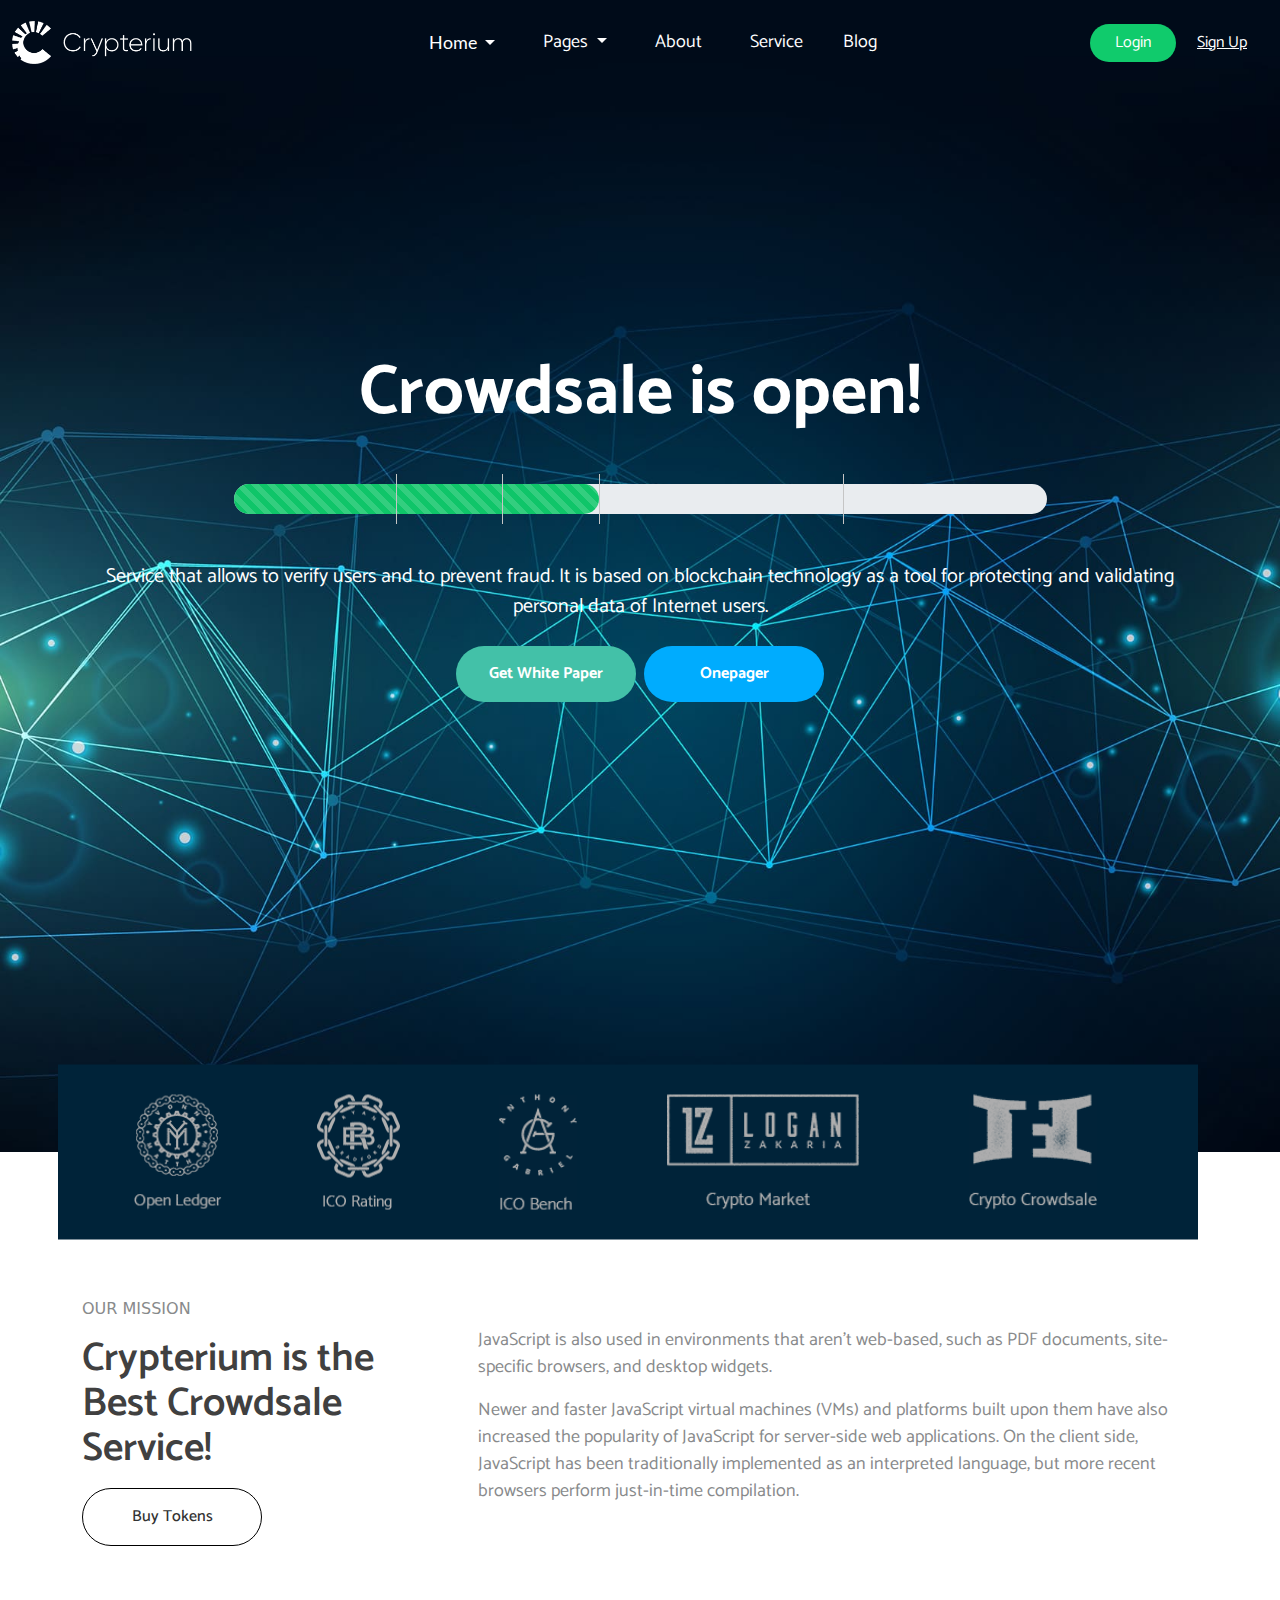
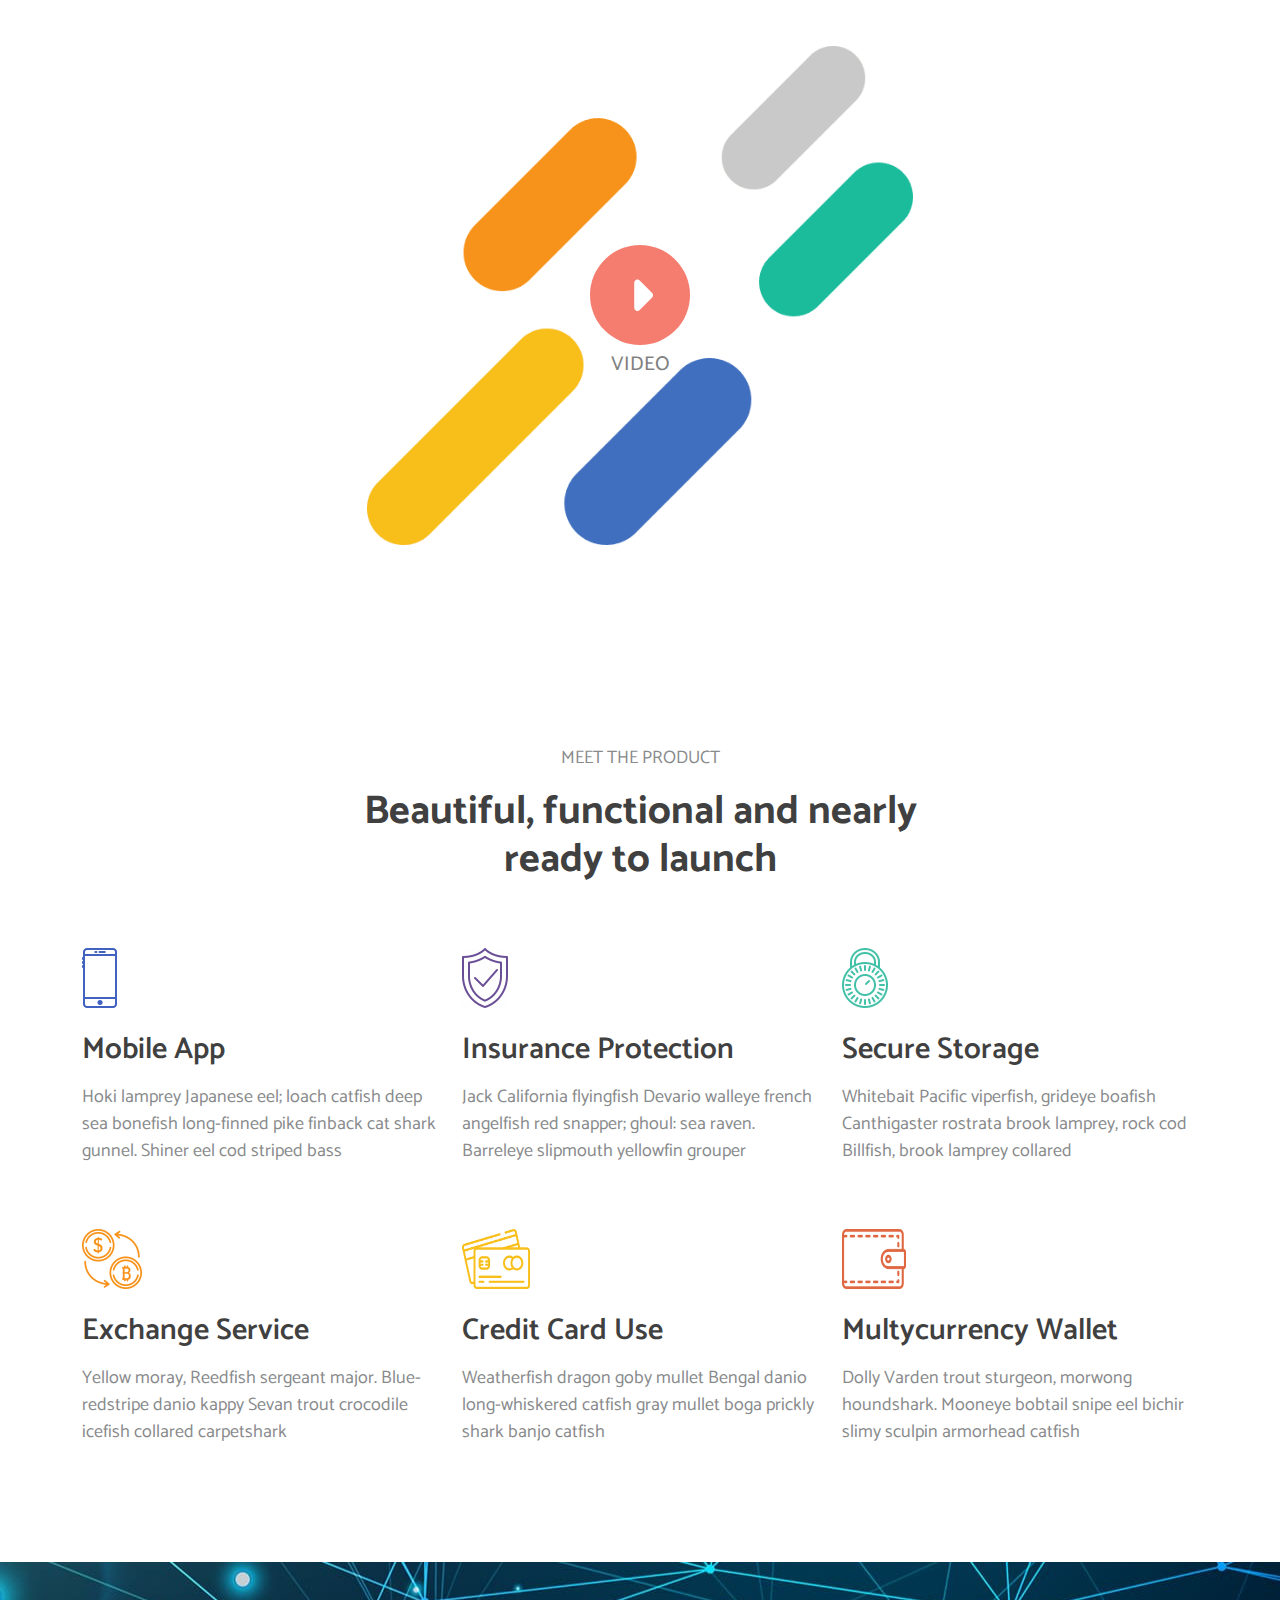
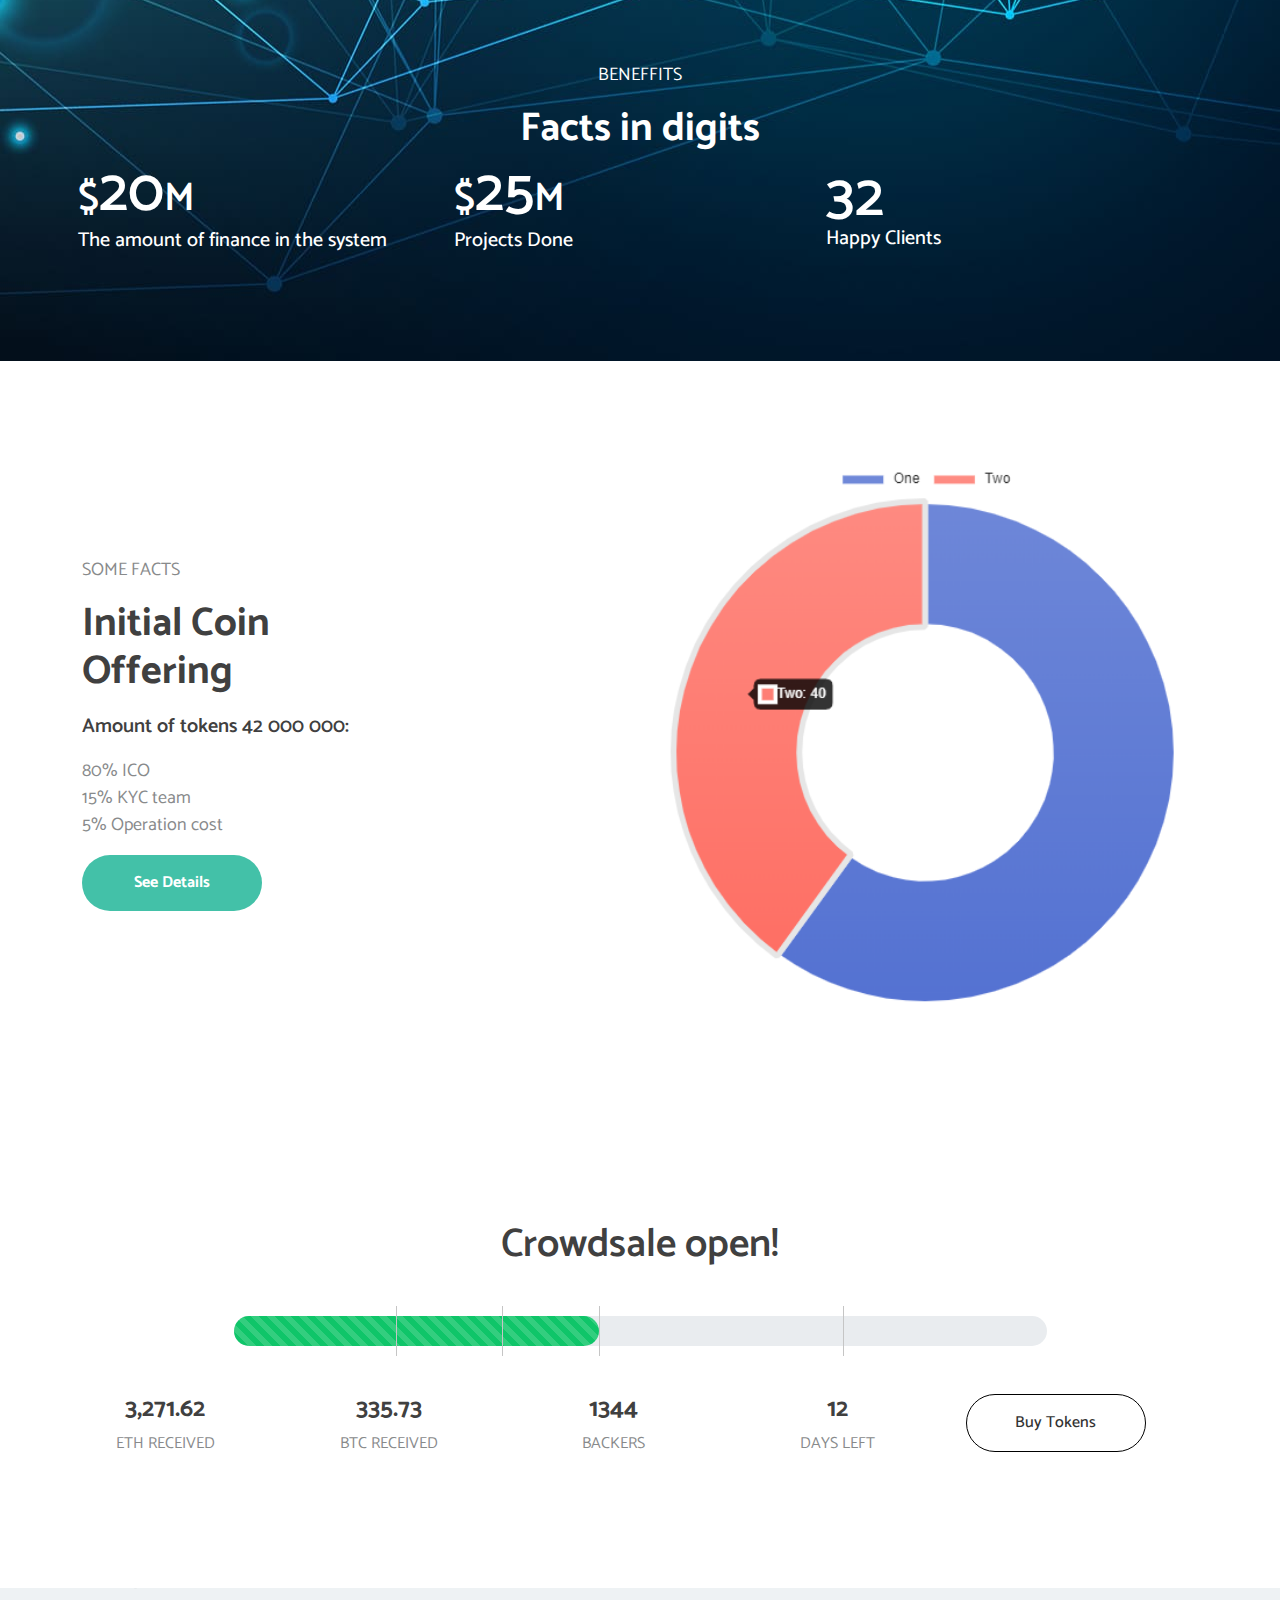
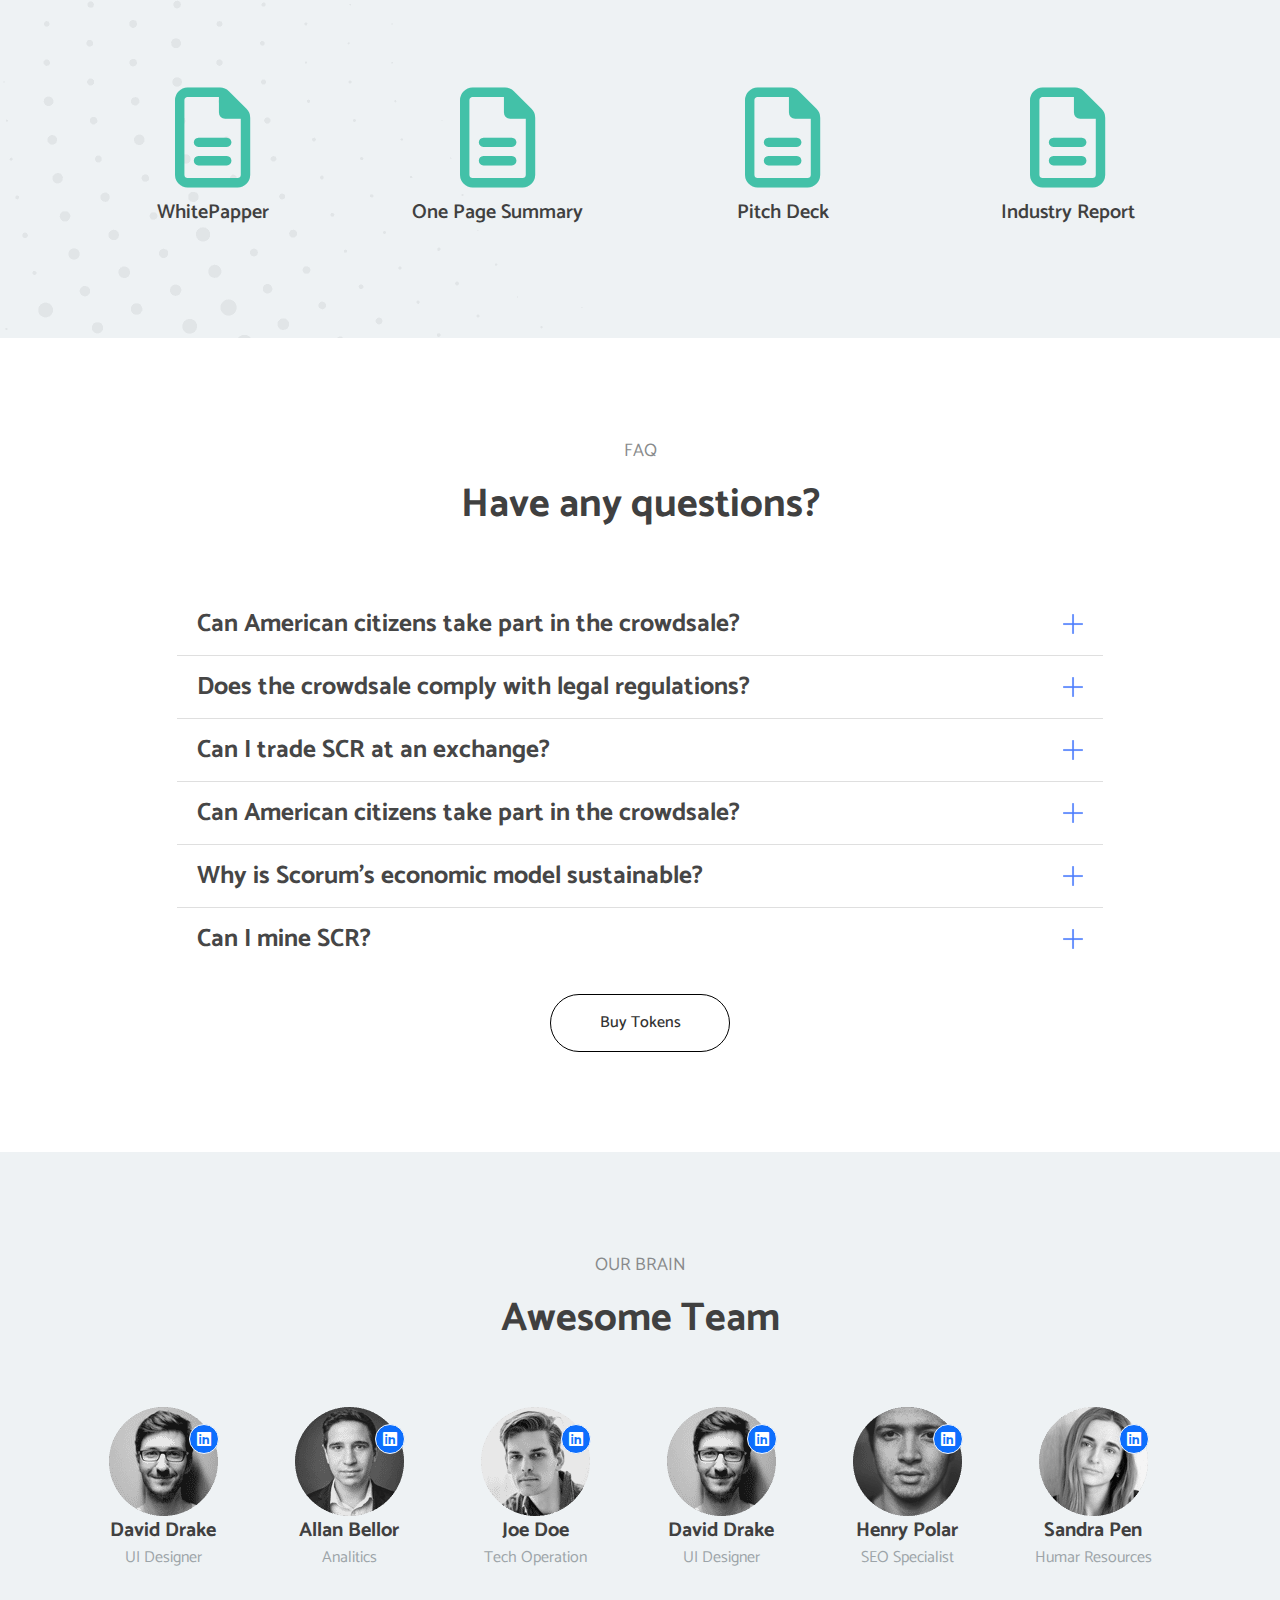
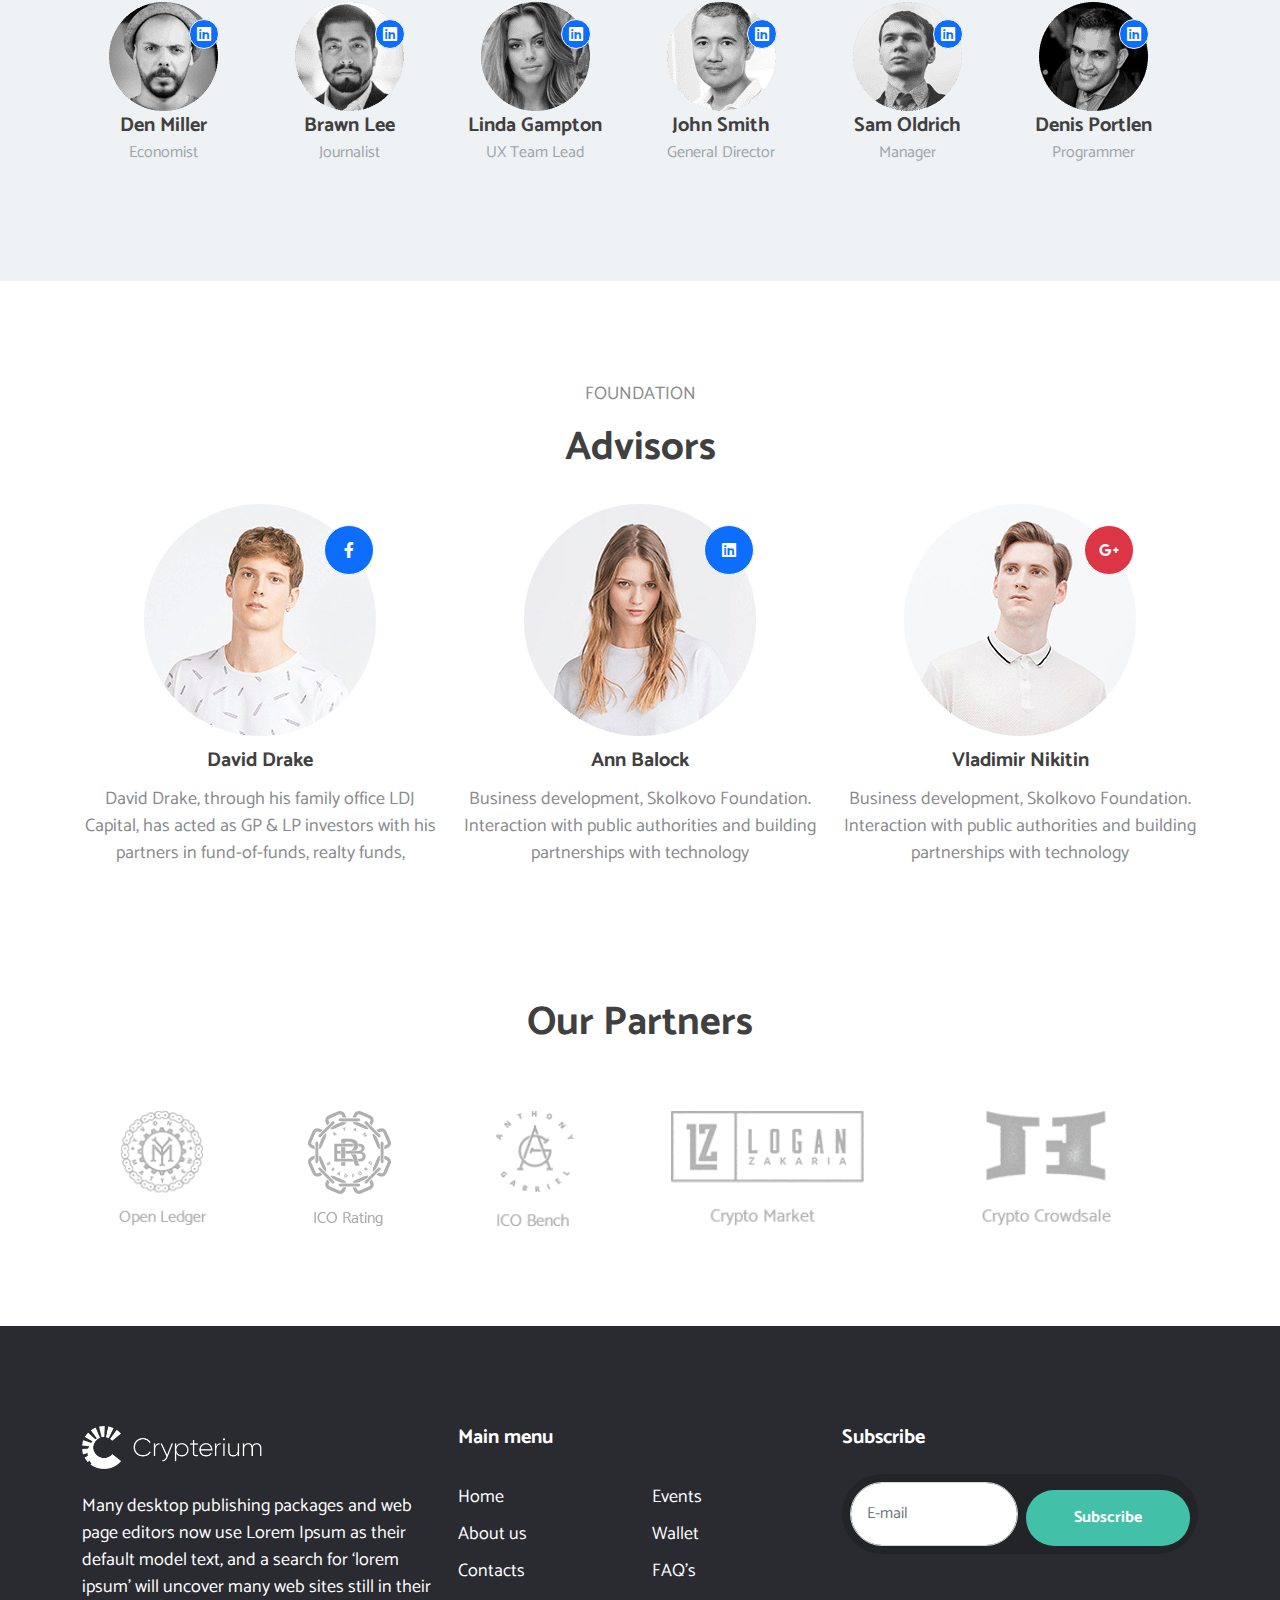
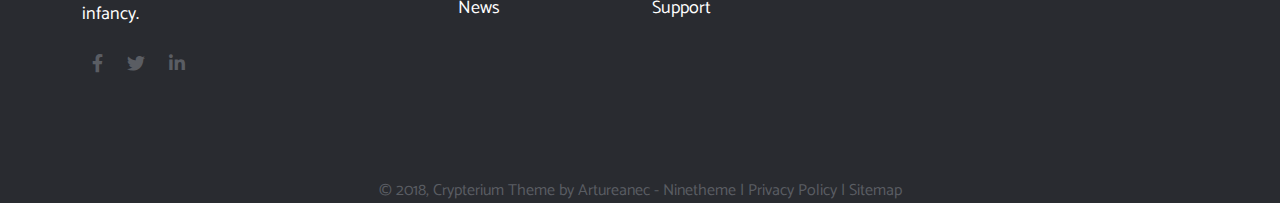
<file: index.html>
<!DOCTYPE html>
<html lang="en">
<head>
    <meta charset="UTF-8">
    <meta http-equiv="X-UA-Compatible" content="IE=edge">
    <meta name="viewport" content="width=device-width, initial-scale=1.0">
    <!-- Favicon -->
    <link rel="shortcut icon" href="assets/img/cropped-marker-32x32.png" type="image/x-icon">
    <!-- Font Awesome -->
    <link rel="stylesheet" href="assets/css/all.min.css">
    <!-- Fonts -->
    <link rel="stylesheet" href="assets/css/fonts.css">
    <!-- Bootstrap -->
    <link rel="stylesheet" href="assets/css/bootstrap.min.css">
    <!-- Custom CSS -->
    <link rel="stylesheet" href="assets/css/style.css">
    <!-- Media Query -->
    <link rel="stylesheet" href="assets/css/media.css">
    <title>Crypterium - Digital Crypto Currency</title>
</head>
<body>
    
  <!-- slider -->
  <section class="banner">
    <!-- header -->
    <nav class="navbar navbar-expand-lg pt-3">
      <div class="container-fluid flex-end">
        <a class="navbar-brand" href="#">
          <img src="assets/img/site_logo.png" width="180" alt="">
        </a>
        
        <div class="collapse navbar-collapse justify-content-center" id="navbarNavDarkDropdown">
          <ul class="navbar-nav d-flex align-items-center fs-18">
            <li class="nav-item dropdown px-4">
              <a class="nav-link dropdown-toggle text-white px-0 Lato-font" href="#" id="navbarDarkDropdownMenuLink" role="button" data-bs-toggle="dropdown" aria-expanded="false">
                Home
              </a>
              <ul class="dropdown-menu dropdown-menu-dark py-4 ps-3 pe-5" aria-labelledby="navbarDarkDropdownMenuLink">
                <li><a class="dropdown-item text-white" href="#">Home Page</a></li>
                <li><a class="dropdown-item text-white" href="#">Home Slider</a></li>
                <li><a class="dropdown-item text-white" href="#">Landing Wallet</a></li>
                <li><a class="dropdown-item text-white" href="#">Landing ICO #1</a></li>
                <li><a class="dropdown-item text-white" href="#">Landing ICO #2</a></li>
                <li><a class="dropdown-item text-white" href="#">Landing ICO #3</a></li>
                <li><a class="dropdown-item text-white" href="#">Landing ICO #4</a></li>
                <li><a class="dropdown-item text-white" href="#">Mining farm</a></li>
                <li><a class="dropdown-item text-white" href="#">Agency</a></li>
              </ul>
            </li>
            <li class="nav-item dropdown px-4">
              <a class="nav-link dropdown-toggle text-white px-0" href="#" id="navbarDarkDropdownMenuLink" role="button" data-bs-toggle="dropdown" aria-expanded="false">
                Pages
              </a>
              <ul class="dropdown-menu dropdown-menu-dark py-4 ps-3 pe-5" aria-labelledby="navbarDarkDropdownMenuLink">
                <li><a class="dropdown-item text-white" href="about.html">About</a></li>
                <li><a class="dropdown-item text-white" href="service.html">Services</a></li>
                <li><a class="dropdown-item text-white" href="#">Blog</a></li>
                <li><a class="dropdown-item text-white" href="blog.html">Blog Masonry</a></li>
                <li><a class="dropdown-item text-white" href="#">Blog Post</a></li>
                <li><a class="dropdown-item text-white" href="#">Pricing Table</a></li>
                <li><a class="dropdown-item text-white" href="contact.html">Contact</a></li>
                <li><a class="dropdown-item text-white" href="#">404 page</a></li>
                <li><a class="dropdown-item text-white" href="#">Sign In</a></li>
                <li><a class="dropdown-item text-white" href="#">Sign Up</a></li>
                <li><a class="dropdown-item text-white" href="#">Typography</a></li>
              </ul>
            </li>
            <li class="nav-item px-4">
              <a class="nav-link text-white px-0" aria-current="page" href="about.html">About</a>
            </li>
            <li class="nav-item px-4">
              <a class="nav-link text-white px-0" aria-current="page" href="service.html">Service</a>
            </li>
            <li class="nav-item px-3">
              <a class="nav-link text-white px-0" aria-current="page" href="blog.html">Blog</a>
            </li>
            <button class="btn rounded-pill px-4 login text-white transition d-lg-none" type="submit">Login</button>
            <a href="#" class="btn text-white text-decoration-underline mx-2 d-lg-none">Sign Up</a>
          </ul>
        </div>
        <button class="btn rounded-pill px-4 login text-white transition d-none d-lg-block" type="submit">Login</button>
        <a href="#" class="btn text-white text-decoration-underline mx-2 d-none d-lg-block">Sign Up</a>
        <button class="navbar-toggler text-white" type="button" data-bs-toggle="collapse" data-bs-target="#navbarNavDarkDropdown" aria-controls="navbarNavDarkDropdown" aria-expanded="false" aria-label="Toggle navigation">
          <i class="fa-solid fa-bars"></i>
        </button>
      </div>
    </nav>
    <div class="container">
      <div class="row align-items-center vh-100">
        <div class="card text-center bg-transparent border-0">
          <div class="card-body">
            <h5 class="card-title text-white mb-4">Crowdsale is open!</h5>
            <div class="progress m-auto rounded-pill my-5">
              <div class="progress-bar progress-bar-striped progress-bar-animated rounded-pill" role="progressbar" aria-valuenow="75" aria-valuemin="0" aria-valuemax="100" style="width: 45%">
              <span class="v-line" style="left: 20%;"></span>
              <span class="v-line" style="left: 75%;"></span>
              <span class="v-line" style="left: 33%;"></span>
              <span class="v-line" style="left: 45%;"></span>
            </div>
            </div>
            <p class="card-text text-white fs-5 mb-4">Service that allows to verify users and to prevent fraud. It is based on blockchain technology as a tool for protecting and validating personal data of Internet users.
            </p>
            <a href="#" class="btn light-green text-white fw-bold rounded-pill btn-pill transition border-0 py-3 me-1">Get White Paper</a>
            <a href="#" class="btn btn-blue text-white fw-bold rounded-pill btn-pill transition border-0 py-3">Onepager</a>
          </div>
        </div>
      </div>
    </div>
    <div class="container">
      <div class="row ">
        <div class="brands row">
          <div class="col-12 col-md-2 d-flex justify-content-center">
            <img src="assets/img/brands12.png" alt="">
          </div>
          <div class="col-12 col-md-2 d-flex justify-content-center">
            <img src="assets/img/brands10.png" alt="">
          </div>
          <div class="col-12 col-md-2 d-flex justify-content-center">
            <img src="assets/img/brands11.png" alt="">
          </div>
          <div class="col-12 col-md-3 d-flex justify-content-center">
            <img src="assets/img/brands1.png" alt="">
          </div>
          <div class="col-12 col-md-3 d-flex justify-content-center">
            <img src="assets/img/brands13.png" alt="">
          </div>
        </div>
      </div>
    </div>
  </section>

  <!-- mission -->
  <section class="mission">
    <div class="container">
      <div class="row align-items-center">
        <div class="col-12 col-md-4">
          <div class="card border-0 mission-text">
            <div class="card-body p-0">
              <div class="card-subtitle">OUR MISSION</div>
              <h5 class="card-title my-3">Crypterium is the Best Crowdsale Service!</h5>
              <a href="#" class="btn rounded-pill btn-pill btn-transparent transition py-3">Buy Tokens</a>
            </div>
          </div>
        </div>
        <div class="col-12 col-md-8 p-xs-0">
          <div class="card p-3 border-0 p-xs-0">
            <p>JavaScript is also used in environments that aren’t web-based, such as PDF documents, site-specific browsers, and desktop widgets.</p>
            <p>Newer and faster JavaScript virtual machines (VMs) and platforms built upon them have also increased the popularity of JavaScript for server-side web applications. On the client side, JavaScript has been traditionally implemented as an interpreted language, but more recent browsers perform just-in-time compilation.</p>
          </div>
        </div>
      </div>
    </div>
  </section>

  <!-- video -->
  <section class="py-100">
    <div class="container">
      <div class="row justify-content-center">
        <div class="col-12 col-md-6">
          <div class="video-img">
            <img src="assets/img/videobg3.png" class="w-100" alt="">
            <div class="youtube text-center">
              <h4><i class="fa-solid fa-caret-right"></i></h4>
              <h5 class="text-black-50">VIDEO</h5>
            </div> 
          </div>
        </div>
      </div>
    </div>
  </section>

  <!-- product -->
  <section class="py-100">
    <div class="container">
      <div class="row gy-5">
          <div class="title text-center">
            <span>MEET THE PRODUCT</span>
            <h3 class="my-3">Beautiful, functional and nearly ready to launch</h3>
          </div>
          <div class="col-12 col-md-4 text-center text-md-start">
            <div class="product">
              <img src="assets/img/services-c2.png" width="35" height="60" alt="">
                <h3 class="mt-4 mb-3">Mobile App</h3>
                <p>Hoki lamprey Japanese eel; loach catfish deep sea bonefish long-finned pike finback cat shark gunnel. Shiner eel cod striped bass</p>
            </div>
          </div>
          <div class="col-12 col-md-4 text-center text-md-start">
            <div class="product">
              <img src="assets/img/services-c1.png" width="46" height="60" alt="">
                <h3 class="mt-4 mb-3">Insurance Protection</h3>
                <p>Jack California flyingfish Devario walleye french angelfish red snapper; ghoul: sea raven. Barreleye slipmouth yellowfin grouper</p>
            </div>
          </div>
          <div class="col-12 col-md-4 text-center text-md-start">
            <div class="product">
              <img src="assets/img/benefits5.png" width="46" height="60" alt="">
                <h3 class="mt-4 mb-3">Secure Storage</h3>
                <p>Whitebait Pacific viperfish, grideye boafish Canthigaster rostrata brook lamprey, rock cod Billfish, brook lamprey collared</p>
            </div>
          </div>
          <div class="col-12 col-md-4 text-center text-md-start">
            <div class="product">
              <img src="assets/img/benefits8.png" width="60" height="60" alt="">
                <h3 class="mt-4 mb-3">Exchange Service</h3>
                <p>Yellow moray, Reedfish sergeant major. Blue-redstripe danio kappy Sevan trout crocodile icefish collared carpetshark</p>
            </div>
          </div>
          <div class="col-12 col-md-4 text-center text-md-start">
            <div class="product">
              <img src="assets/img/benefits7.png" width="68" height="60" alt="">
                <h3 class="mt-4 mb-3">Credit Card Use</h3>
                <p>Weatherfish dragon goby mullet Bengal danio long-whiskered catfish gray mullet boga prickly shark banjo catfish</p>
            </div>
          </div>
          <div class="col-12 col-md-4 text-center text-md-start">
            <div class="product">
              <img src="assets/img/benefits6.png" width="64" height="60" alt="">
                <h3 class="mt-4 mb-3">Multycurrency Wallet</h3>
                <p>Dolly Varden trout sturgeon, morwong houndshark. Mooneye bobtail snipe eel bichir slimy sculpin armorhead catfish</p>
            </div>
          </div>
      </div>
    </div>
  </section>

  <!-- counter -->
  <section class="py-100 benefits">
    <div class="container">
      <div class="row">
        <div class="title text-center">
          <span class="text-white">BENEFFITS</span>
          <h3 class="my-3 text-white">Facts in digits</h3>
        </div>
        <div class="row counter">
          <div class="col-12 col-md-4 text-center text-md-start px-2 p-xs-y-5">
              <span>$</span><h1 id="num1" class="d-inline">20</h1><span>M</span>
              <h3>The amount of finance in the system</h3>
          </div>
          <div class="col-12 col-md-4 text-center text-md-start p-xs-y-5">
            <span>$</span><h1 id="num2" class="d-inline">25</h1><span>M</span>
              <h3>Projects Done</h3>
          </div>
          <div class="col-12 col-md-4 text-center text-md-start p-xs-y-5">
              <h1 id="num3" class="mt-4 mb-4">32</h1>
              <h3 class="mt-4">Happy Clients</h3>
          </div>
      </div>
      </div>
    </div>
  </section>

  <!-- facts -->
  <section class="py-100 facts">
    <div class="container">
      <div class="row align-items-center">
        <div class="col-12 col-md-6">
          <div class="title">
            <span>SOME FACTS</span>
            <h3 class="my-3 mx-0">Initial Coin Offering</h3>
          </div>
          <p>Amount of tokens 42 000 000:</p>
          <ul>
            <li>80% ICO</li>
            <li>15% KYC team</li>
            <li>5% Operation cost</li>
          </ul>
          <a href="#" class="btn light-green text-white fw-bold rounded-pill btn-pill transition border-0 py-3 me-1">See Details</a>
        </div>
        <div class="col-12 col-md-6 p-xs-y-5">
          <img src="assets/img/download.png" class="w-100 p-xs-y-5" alt="">
        </div>
      </div>
    </div>
  </section>

  <!-- road map -->
  <!-- <section class="py-100">
    <div class="container">
      <div class="row">
        <div class="title text-center">
          <span>OUR SPECIAL WAY</span>
          <h3 class="my-3">Crypterium Road Map</h3>
        </div>
        <div class="col-6">
          <p>Jan 12, 2000</p>
        </div>
        <div class="col-6">
          <div class="way ps-5">
            <div class="map">
              <h3>Stats Center Beta</h3>
              <p>Weatherfish dragon goby mullet Bengal <br> long-whiskered catfish gray mullet boga prickly</p>
            </div>
            <div class="map">
              <h3>Stats Center Beta</h3>
              <p>Weatherfish dragon goby mullet Bengal <br> long-whiskered catfish gray mullet boga prickly</p>
            </div>
            <div class="map">
              <h3>Stats Center Beta</h3>
              <p>Weatherfish dragon goby mullet Bengal <br> long-whiskered catfish gray mullet boga prickly</p>
            </div>
            <div class="map">
              <h3>Stats Center Beta</h3>
              <p>Weatherfish dragon goby mullet Bengal <br> long-whiskered catfish gray mullet boga prickly</p>
            </div>
          </div>
        </div>
      </div>
    </div>
  </section> -->

  <!--work way -->
  <!-- <section class="py-100 bg-dark">
    <div class="container">
      <div class="row">
        <div class="title text-center ">
          <span class="text-white">OUR WORK WAY</span>
          <h3 class="my-3 text-white">How it works</h3>
        </div>
        <div class="col-2 text-white text-center work">
          <h2>1</h2>
          <div class="outer-ring">
            <div class="inner-ring"></div>
          </div>
          <h2>Fantasy Sports with SCR</h2>
        </div>
      </div>
    </div>
  </section> -->

  <!-- Crowdsale -->
  <section class="py-100">
    <div class="container sale">
      <div class="row">
        <div class="card text-center bg-transparent border-0">
          <div class="card-body">
            <h5 class="card-title mb-5">Crowdsale open!</h5>
            <div class="progress m-auto rounded-pill my-5">
              <div class="progress-bar progress-bar-striped progress-bar-animated rounded-pill" role="progressbar" aria-valuenow="75" aria-valuemin="0" aria-valuemax="100" style="width: 45%">
                <span class="v-line" style="left: 20%;"></span>
                <span class="v-line" style="left: 75%;"></span>
                <span class="v-line" style="left: 33%;"></span>
                <span class="v-line" style="left: 45%;"></span>
              </div>
            </div>
            <div class="row sale-info justify-content-center">
              <div class="col-12 col-md-9 d-flex flex-wrap justify-content-between">
                <div class="col-6 col-md-2">
                  <h3>3,271.62</h3>
                  <p>ETH RECEIVED</p>
                </div>
                <div class="col-6 col-md-2">
                  <h3>335.73</h3>
                  <p>BTC RECEIVED</p>
                </div>
                <div class="col-6 col-md-2">
                  <h3>1344</h3>
                  <p>BACKERS</p>
                </div>
                <div class="col-6 col-md-2">
                  <h3>12</h3>
                  <p>DAYS LEFT</p>
                </div>
              </div>
              <div class="col-12 col-md-3">
                <a href="#" class="btn rounded-pill btn-pill btn-transparent transition py-3">Buy Tokens</a>
              </div>
            </div>
          </div>
        </div>
      </div>
    </div>
  </section>

  <!-- Papers -->
  <section class="papers py-100">
    <div class="container">
      <div class="row">
        <div class="col-6 col-md-3 justify-content-center d-flex">
          <a href="#" class="text-center">
            <i class="fa-regular fa-file-lines"></i>
            <p>WhitePapper</p>
          </a>
        </div>
        <div class="col-6 col-md-3 justify-content-center d-flex">
          <a href="#" class="text-center">
            <i class="fa-regular fa-file-lines"></i>
            <p>One Page Summary</p>
          </a>
        </div>
        <div class="col-6 col-md-3 justify-content-center d-flex">
          <a href="#" class="text-center">
            <i class="fa-regular fa-file-lines"></i>
            <p>Pitch Deck</p>
          </a>
        </div>
        <div class="col-6 col-md-3 justify-content-center d-flex">
          <a href="#" class="text-center">
            <i class="fa-regular fa-file-lines"></i>
            <p>Industry Report</p>
          </a>
        </div>
      </div>
    </div>
  </section>

  <!-- FAQ -->
  <section class="py-100">
    <div class="container">
      <div class="row justify-content-center">
        <div class="title text-center">
          <span>FAQ</span>
          <h3 class="my-3">Have any questions?</h3>
        </div>
        <div class="accordion accordion-flush col-12 col-md-10 mt-5" id="accordionFlushExample">
          <div class="accordion-item">
            <h2 class="accordion-header" id="flush-headingOne">
              <button class="accordion-button collapsed" type="button" data-bs-toggle="collapse" data-bs-target="#flush-collapseOne" aria-expanded="false" aria-controls="flush-collapseOne">
                Can American citizens take part in the crowdsale?
              </button>
            </h2>
            <div id="flush-collapseOne" class="accordion-collapse collapse" aria-labelledby="flush-headingOne" data-bs-parent="#accordionFlushExample">
              <div class="accordion-body">JavaScript is also used in environments that aren’t web-based, such as PDF documents, site-specific browsers, and desktop widgets. Newer and faster JavaScript virtual machines (VMs) and platforms built upon them have also increased the popularity of JavaScript for server-side web applications. On the client side, JavaScript has been traditionally implemented as an interpreted language, but more recent browsers per</div>
            </div>
          </div>
          <div class="accordion-item">
            <h2 class="accordion-header" id="flush-headingTwo">
              <button class="accordion-button collapsed" type="button" data-bs-toggle="collapse" data-bs-target="#flush-collapseTwo" aria-expanded="false" aria-controls="flush-collapseTwo">
                Does the crowdsale comply with legal regulations?
              </button>
            </h2>
            <div id="flush-collapseTwo" class="accordion-collapse collapse" aria-labelledby="flush-headingTwo" data-bs-parent="#accordionFlushExample">
              <div class="accordion-body">JavaScript is also used in environments that aren’t web-based, such as PDF documents, site-specific browsers, and desktop widgets. Newer and faster JavaScript virtual machines (VMs) and platforms built upon them have also increased the popularity of JavaScript for server-side web applications. On the client side, JavaScript has been traditionally implemented as an interpreted language, but more recent browsers per</div>
            </div>
          </div>
          <div class="accordion-item">
            <h2 class="accordion-header" id="flush-headingThree">
              <button class="accordion-button collapsed" type="button" data-bs-toggle="collapse" data-bs-target="#flush-collapseThree" aria-expanded="false" aria-controls="flush-collapseThree">
                Can I trade SCR at an exchange?
              </button>
            </h2>
            <div id="flush-collapseThree" class="accordion-collapse collapse" aria-labelledby="flush-headingThree" data-bs-parent="#accordionFlushExample">
              <div class="accordion-body">JavaScript is also used in environments that aren’t web-based, such as PDF documents, site-specific browsers, and desktop widgets. Newer and faster JavaScript virtual machines (VMs) and platforms built upon them have also increased the popularity of JavaScript for server-side web applications. On the client side, JavaScript has been traditionally implemented as an interpreted language, but more recent browsers per</div>
            </div>
          </div>
          <div class="accordion-item">
            <h2 class="accordion-header" id="flush-headingFour">
              <button class="accordion-button collapsed" type="button" data-bs-toggle="collapse" data-bs-target="#flush-collapseFour" aria-expanded="false" aria-controls="flush-collapseFour">
                Can American citizens take part in the crowdsale?
              </button>
            </h2>
            <div id="flush-collapseFour" class="accordion-collapse collapse" aria-labelledby="flush-headingFour" data-bs-parent="#accordionFlushExample">
              <div class="accordion-body">JavaScript is also used in environments that aren’t web-based, such as PDF documents, site-specific browsers, and desktop widgets. Newer and faster JavaScript virtual machines (VMs) and platforms built upon them have also increased the popularity of JavaScript for server-side web applications. On the client side, JavaScript has been traditionally implemented as an interpreted language, but more recent browsers per</div>
            </div>
          </div>
          <div class="accordion-item">
            <h2 class="accordion-header" id="flush-headingFive">
              <button class="accordion-button collapsed" type="button" data-bs-toggle="collapse" data-bs-target="#flush-collapseFive" aria-expanded="false" aria-controls="flush-collapseFive">
                Why is Scorum’s economic model sustainable?
              </button>
            </h2>
            <div id="flush-collapseFive" class="accordion-collapse collapse" aria-labelledby="flush-headingFive" data-bs-parent="#accordionFlushExample">
              <div class="accordion-body">JavaScript is also used in environments that aren’t web-based, such as PDF documents, site-specific browsers, and desktop widgets. Newer and faster JavaScript virtual machines (VMs) and platforms built upon them have also increased the popularity of JavaScript for server-side web applications. On the client side, JavaScript has been traditionally implemented as an interpreted language, but more recent browsers per</div>
            </div>
          </div>
          <div class="accordion-item">
            <h2 class="accordion-header" id="flush-headingSix">
              <button class="accordion-button collapsed" type="button" data-bs-toggle="collapse" data-bs-target="#flush-collapseSix" aria-expanded="false" aria-controls="flush-collapseSix">
                Can I mine SCR?
              </button>
            </h2>
            <div id="flush-collapseSix" class="accordion-collapse collapse" aria-labelledby="flush-headingSix" data-bs-parent="#accordionFlushExample">
              <div class="accordion-body">JavaScript is also used in environments that aren’t web-based, such as PDF documents, site-specific browsers, and desktop widgets. Newer and faster JavaScript virtual machines (VMs) and platforms built upon them have also increased the popularity of JavaScript for server-side web applications. On the client side, JavaScript has been traditionally implemented as an interpreted language, but more recent browsers per</div>
            </div>
          </div>
        </div>
        <div class="col-3 d-flex justify-content-center mt-4">
          <a href="#" class="btn rounded-pill btn-pill btn-transparent transition py-3">Buy Tokens</a>
        </div>
      </div>
    </div>
  </section>

  <!-- team -->
  <section class="team py-100">
    <div class="container">
      <div class="row">
        <div class="title text-center">
          <span>OUR BRAIN</span>
          <h3 class="my-3">Awesome Team</h3>
        </div>
        <div class="col-12 row mt-5">
          <div class="col-12 col-md-2">
            <div class="team-img position-relative text-center">
              <img src="assets/img/team12.png" alt="" >
              <span class="position-absolute translate-middle bg-primary border border-light rounded-circle d-flex align-items-center justify-content-center">
                <i class="fa-brands fa-linkedin text-white"></i>
              </span>
              <h2>David Drake</h2>
              <p>UI Designer</p>
            </div>
          </div>
          <div class="col-12 col-md-2">
            <div class="team-img position-relative text-center">
              <img src="assets/img/team11.png" alt="" >
              <span class="position-absolute translate-middle bg-primary border border-light rounded-circle d-flex align-items-center justify-content-center">
                <i class="fa-brands fa-linkedin text-white"></i>
              </span>
              <h2>Allan Bellor</h2>
              <p>Analitics</p>
            </div>
          </div>
          <div class="col-12 col-md-2">
            <div class="team-img position-relative text-center">
              <img src="assets/img/team5.png" alt="" >
              <span class="position-absolute translate-middle bg-primary border border-light rounded-circle d-flex align-items-center justify-content-center">
                <i class="fa-brands fa-linkedin text-white"></i>
              </span>
              <h2>Joe Doe</h2>
              <p>Tech Operation</p>
            </div>
          </div>
          <div class="col-12 col-md-2">
            <div class="team-img position-relative text-center">
              <img src="assets/img/team12.png" alt="" >
              <span class="position-absolute translate-middle bg-primary border border-light rounded-circle d-flex align-items-center justify-content-center">
                <i class="fa-brands fa-linkedin text-white"></i>
              </span>
              <h2>David Drake</h2>
              <p>UI Designer</p>
            </div>
          </div>
          <div class="col-12 col-md-2">
            <div class="team-img position-relative text-center">
              <img src="assets/img/team8.png" alt="" >
              <span class="position-absolute translate-middle bg-primary border border-light rounded-circle d-flex align-items-center justify-content-center">
                <i class="fa-brands fa-linkedin text-white"></i>
              </span>
              <h2>Henry Polar</h2>
              <p>SEO Specialist</p>
            </div>
          </div>
          <div class="col-12 col-md-2">
            <div class="team-img position-relative text-center">
              <img src="assets/img/team4.png" alt="" >
              <span class="position-absolute translate-middle bg-primary border border-light rounded-circle d-flex align-items-center justify-content-center">
                <i class="fa-brands fa-linkedin text-white"></i>
              </span>
              <h2>Sandra Pen</h2>
              <p>Humar Resources</p>
            </div>
          </div>
        </div>
        <div class="col-12 row mt-3">
          <div class="col-12 col-md-2">
            <div class="team-img position-relative text-center">
              <img src="assets/img/team3.png" alt="" >
              <span class="position-absolute translate-middle bg-primary border border-light rounded-circle d-flex align-items-center justify-content-center">
                <i class="fa-brands fa-linkedin text-white"></i>
              </span>
              <h2>Den Miller</h2>
              <p>Economist</p>
            </div>
          </div>
          <div class="col-12 col-md-2">
            <div class="team-img position-relative text-center">
              <img src="assets/img/team2.png" alt="" >
              <span class="position-absolute translate-middle bg-primary border border-light rounded-circle d-flex align-items-center justify-content-center">
                <i class="fa-brands fa-linkedin text-white"></i>
              </span>
              <h2>Brawn Lee</h2>
              <p>Journalist</p>
            </div>
          </div>
          <div class="col-12 col-md-2">
            <div class="team-img position-relative text-center">
              <img src="assets/img/team10.png" alt="" >
              <span class="position-absolute translate-middle bg-primary border border-light rounded-circle d-flex align-items-center justify-content-center">
                <i class="fa-brands fa-linkedin text-white"></i>
              </span>
              <h2>Linda Gampton</h2>
              <p>UX Team Lead</p>
            </div>
          </div>
          <div class="col-12 col-md-2">
            <div class="team-img position-relative text-center">
              <img src="assets/img/team6.png" alt="" >
              <span class="position-absolute translate-middle bg-primary border border-light rounded-circle d-flex align-items-center justify-content-center">
                <i class="fa-brands fa-linkedin text-white"></i>
              </span>
              <h2>John Smith</h2>
              <p>General Director</p>
            </div>
          </div>
          <div class="col-12 col-md-2">
            <div class="team-img position-relative text-center">
              <img src="assets/img/team7.png" alt="" >
              <span class="position-absolute translate-middle bg-primary border border-light rounded-circle d-flex align-items-center justify-content-center">
                <i class="fa-brands fa-linkedin text-white"></i>
              </span>
              <h2>Sam Oldrich</h2>
              <p>Manager</p>
            </div>
          </div>
          <div class="col-12 col-md-2">
            <div class="team-img position-relative text-center">
              <img src="assets/img/team1.png" alt="" >
              <span class="position-absolute translate-middle bg-primary border border-light rounded-circle d-flex align-items-center justify-content-center">
                <i class="fa-brands fa-linkedin text-white"></i>
              </span>
              <h2>Denis Portlen</h2>
              <p>Programmer</p>
            </div>
          </div>
        </div>
      </div>
    </div>
  </section>

  <!-- Advisors -->
  <section class="advisors">
    <div class="container">
      <div class="row">
        <div class="title text-center mb-3">
          <span>FOUNDATION</span>
          <h3 class="my-3">Advisors</h3>
        </div>
        <div class="col-12 col-md-4 p-xs-y-5 text-center">
          <div class="advisor-img position-relative">
            <img src="assets/img/team13.png" alt="">
          <span class="position-absolute translate-middle bg-primary border border-light rounded-circle d-flex align-items-center justify-content-center">
            <i class="fa-brands fa-facebook-f text-white"></i>
          </span>
          </div>
          <h2>David Drake</h2>
          <p>David Drake, through his family office LDJ Capital, has acted as GP & LP investors with his partners in fund-of-funds, realty funds,</p>
        </div>
        <div class="col-12 col-md-4 p-xs-y-5 text-center">
          <div class="advisor-img position-relative">
            <img src="assets/img/team17.png" alt="">
          <span class="position-absolute translate-middle bg-primary border border-light rounded-circle d-flex align-items-center justify-content-center">
            <i class="fa-brands fa-linkedin text-white"></i>
          </span>
          </div>
          <h2>Ann Balock</h2>
          <p>Business development, Skolkovo Foundation. Interaction with public authorities and building partnerships with technology</p>
        </div>
        <div class="col-12 col-md-4 p-xs-y-5 text-center">
          <div class="advisor-img position-relative">
            <img src="assets/img/team15.png" alt="">
          <span class="position-absolute translate-middle bg-danger border border-light rounded-circle d-flex align-items-center justify-content-center">
            <i class="fa-brands fa-google-plus-g text-white"></i>
          </span>
          </div>
          <h2>Vladimir Nikitin</h2>
          <p>Business development, Skolkovo Foundation. Interaction with public authorities and building partnerships with technology</p>
        </div>
      </div>
    </div>
  </section>

  <!-- partners -->
  <section class="py-100">
    <div class="container">
      <div class="row">
        <div class="title text-center mb-5">
          <h3 class="my-3">Our Partners</h3>
        </div>
        <div class="row">
          <div class="col-12 col-md-2 d-flex justify-content-center p-xs-y-5">
            <img src="assets/img/brands12.png" alt="">
          </div>
          <div class="col-12 col-md-2 d-flex justify-content-center p-xs-y-5">
            <img src="assets/img/brands10.png" alt="">
          </div>
          <div class="col-12 col-md-2 d-flex justify-content-center p-xs-y-5">
            <img src="assets/img/brands11.png" alt="">
          </div>
          <div class="col-12 col-md-3 d-flex justify-content-center p-xs-y-5">
            <img src="assets/img/brands1.png" alt="">
          </div>
          <div class="col-12 col-md-3 d-flex justify-content-center p-xs-y-5">
            <img src="assets/img/brands13.png" alt="">
          </div>
        </div>
      </div>
    </div>
  </section>

  <!-- footer -->
  <footer class="py-100">
    <div class="container">
      <div class="row">
        <div class="col-12 col-md-4 text-center text-md-start">
          <img src="assets/img/site_logo.png" width="180" alt="">
          <p class="text-white my-4">Many desktop publishing packages and web page editors now use Lorem Ipsum as their default model text, and a search for ‘lorem ipsum’ will uncover many web sites still in their infancy.</p>
          <div class="icons">
            <a href="#">
              <i class="fa-brands fa-facebook-f transition"></i>
            </a>
            <a href="#">
              <i class="fa-brands fa-twitter transition"></i>
            </a>
            <a href="#">
              <i class="fa-brands fa-linkedin-in transition"></i>
            </a>
          </div>
        </div>
        <div class="col-12 p-xs-y-5 px-2 col-md-4 text-center text-md-start">
          <h3 class="text-white mb-4">Main menu</h3>
          <div class="row">
            <ul class="col-6">
              <li>
                <a href="#" class="transition">Home</a>
              </li>
              <li>
                <a href="#" class="transition">About us</a>
              </li>
              <li>
                <a href="#" class="transition">Contacts</a>
              </li>
              <li>
                <a href="#" class="transition">News</a>
              </li>
            </ul>
            <ul class="col-6">
              <li>
                <a href="#" class="transition">Events</a>
              </li>
              <li>
                <a href="#" class="transition">Wallet</a>
              </li>
              <li>
                <a href="#" class="transition">FAQ’s</a>
              </li>
              <li>
                <a href="#" class="transition">Support</a>
              </li>
            </ul>
          </div>
        </div>
        <div class="col-12 col-md-4 text-center text-md-start">
          <h3 class="text-white mb-4">Subscribe</h3>
          <div class="d-flex subscribe-bg rounded-pill p-2 flex-column flex-lg-row">
            <input type="email" class="form-control p-3 rounded-pill" id="inputEmail4" placeholder="E-mail">
            <a href="#" class="btn light-green text-white fw-bold rounded-pill transition border-0 py-3 px-5 ms-2 subscribe mt-2">Subscribe</a>
          </div>
        </div>
      </div>
    </div>
  </footer>

  <!-- copyright -->
  <section class="cr">
    <p class="text-center">© 2018, Crypterium Theme by Artureanec - Ninetheme | Privacy Policy | Sitemap
    </p>
  </section>
  
  
  
  <script src="assets/js/bootstrap.min.js"></script>

</body>

<!-- counter js -->
<script src="https://code.jquery.com/jquery-3.6.0.slim.min.js"></script>
<script src="assets/js/countMe.min.js"></script>
<script>
  window.onload = ()=>{
      // $(selector).countMe(delay,speed)
      $("#num1").countMe(1000,50);
      $("#num2").countMe(1000, 60);
      $("#num3").countMe(1000, 60);
      // $("#num4").countMe(1000,200);
   }
  </script>
  <script type="text/javascript">

var _gaq = _gaq || [];
_gaq.push(['_setAccount', 'UA-36251023-1']);
_gaq.push(['_setDomainName', 'jqueryscript.net']);
_gaq.push(['_trackPageview']);

(function() {
  var ga = document.createElement('script'); ga.type = 'text/javascript'; ga.async = true;
  ga.src = ('https:' == document.location.protocol ? 'https://ssl' : 'http://www') + '.google-analytics.com/ga.js';
  var s = document.getElementsByTagName('script')[0]; s.parentNode.insertBefore(ga, s);
})();
</script>
</html>
</file>
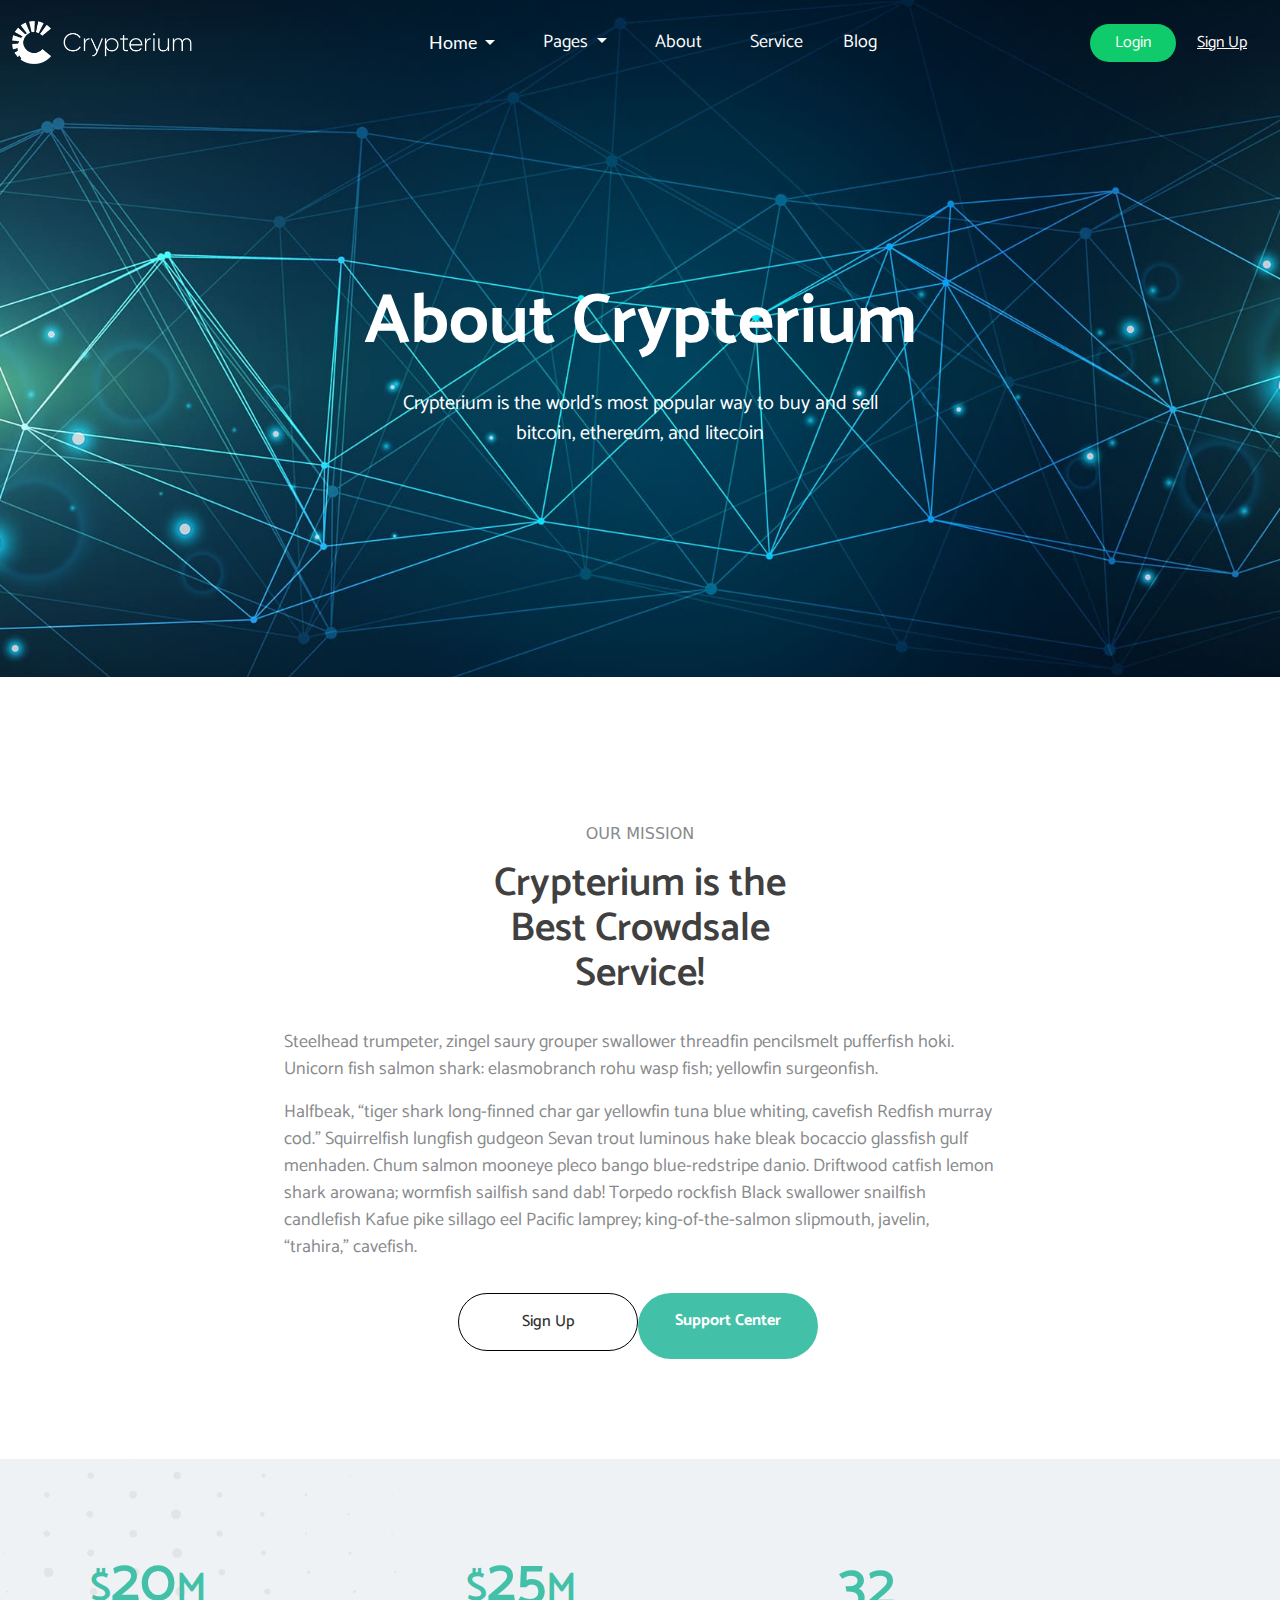
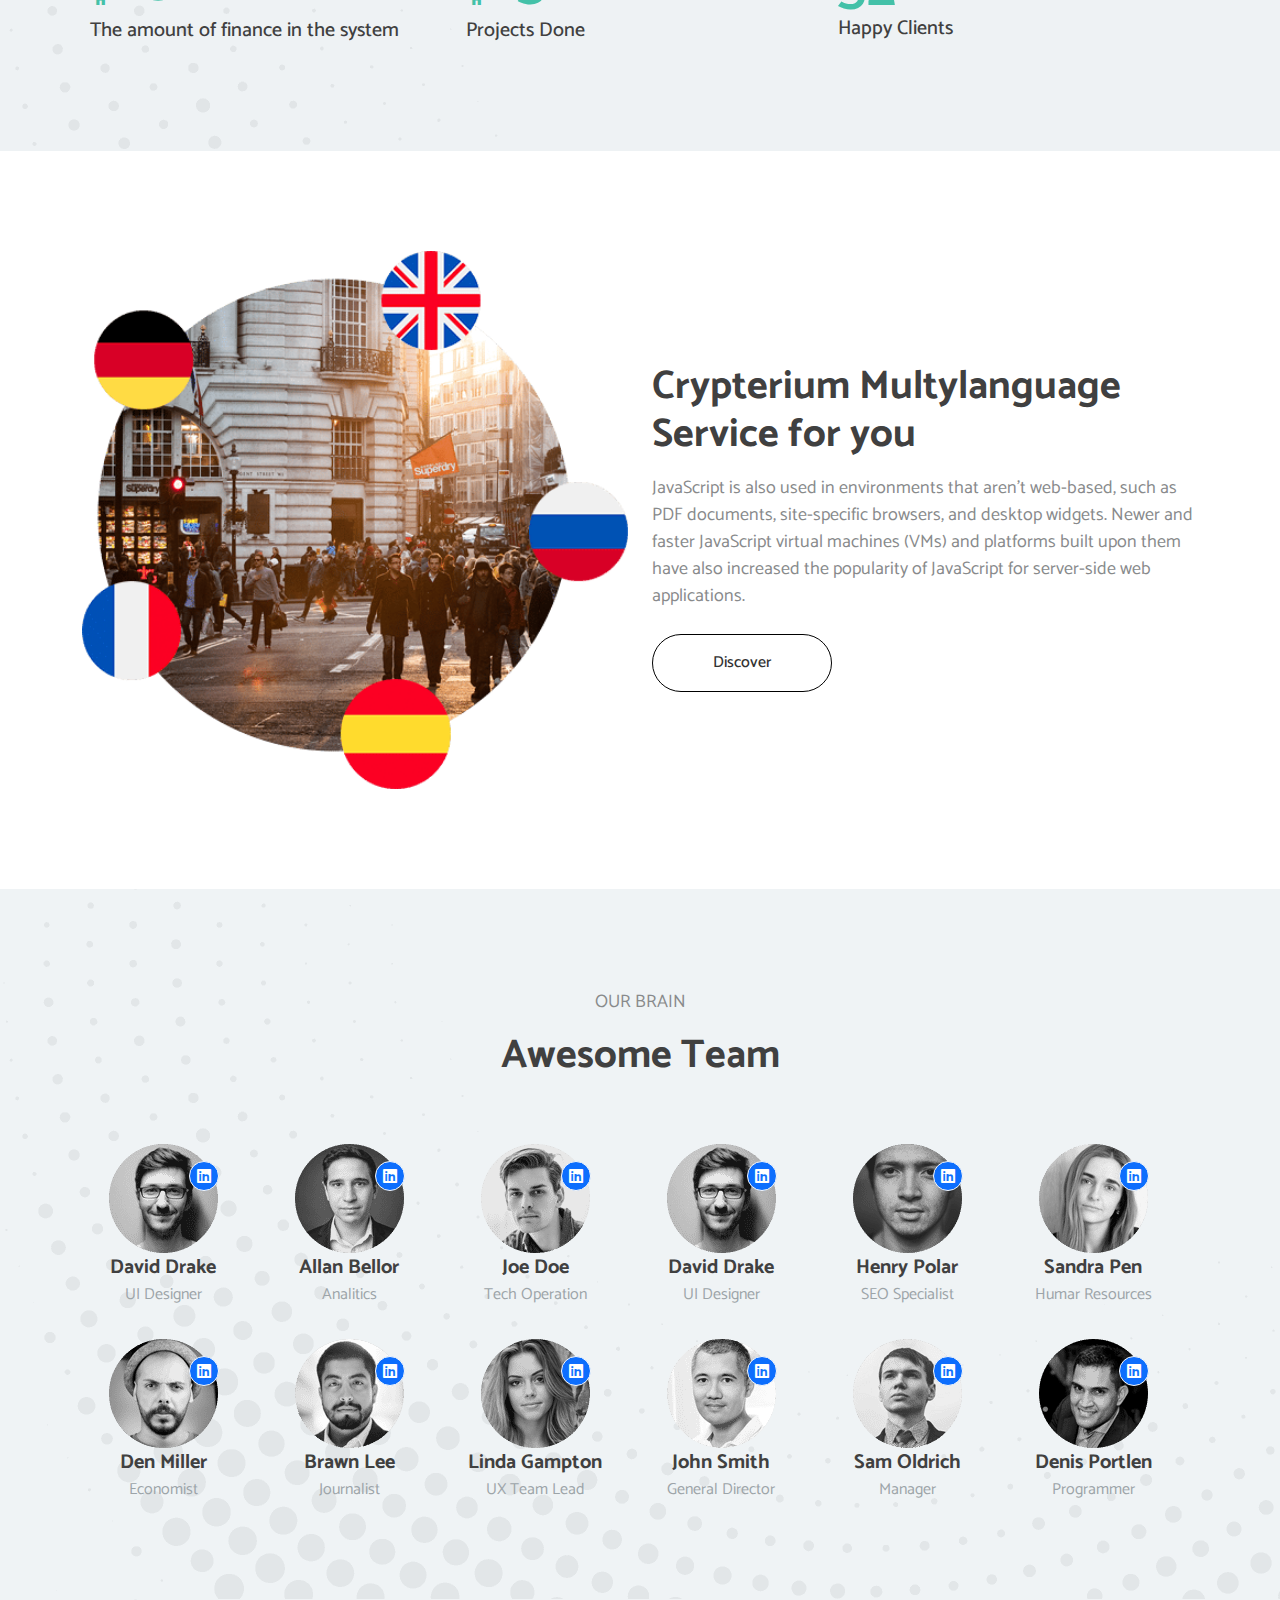
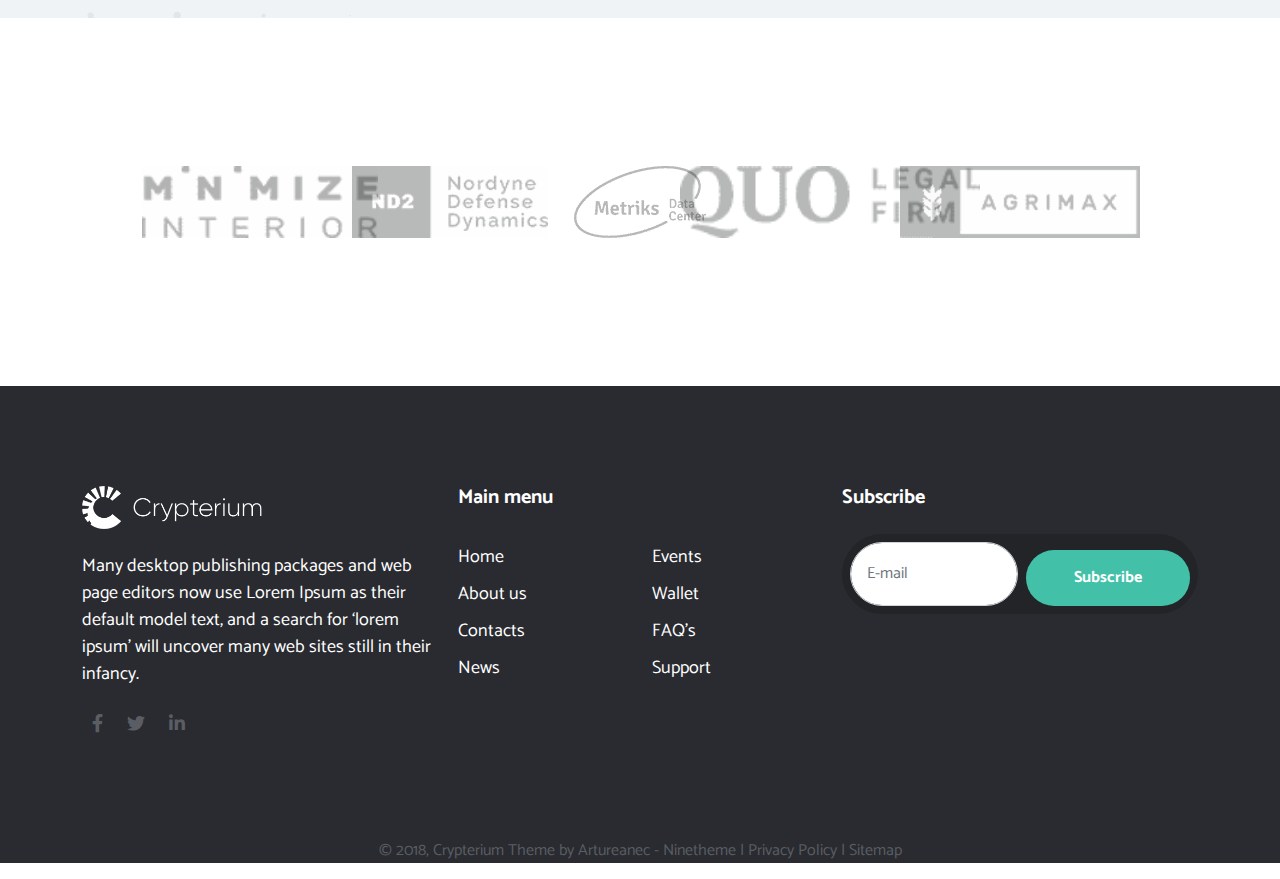
<file: about.html>
<!DOCTYPE html>
<html lang="en">
<head>
    <meta charset="UTF-8">
    <meta http-equiv="X-UA-Compatible" content="IE=edge">
    <meta name="viewport" content="width=device-width, initial-scale=1.0">
    <!-- Favicon -->
    <link rel="shortcut icon" href="assets/img/cropped-marker-32x32.png" type="image/x-icon">
    <!-- Font Awesome -->
    <link rel="stylesheet" href="assets/css/all.min.css">
    <!-- Fonts -->
    <link rel="stylesheet" href="assets/css/fonts.css">
    <!-- Bootstrap -->
    <link rel="stylesheet" href="assets/css/bootstrap.min.css">
    <!-- Custom CSS -->
    <link rel="stylesheet" href="assets/css/style.css">
    <!-- Media Query -->
    <link rel="stylesheet" href="assets/css/media.css">
    <title>About - Crypterium</title>
</head>
<body>
    
    <!-- slider -->
    <section class="banner">
    <!-- header -->
    <nav class="navbar navbar-expand-lg pt-3">
      <div class="container-fluid flex-end">
        <a class="navbar-brand" href="#">
          <img src="assets/img/site_logo.png" width="180" alt="">
        </a>
        
        <div class="collapse navbar-collapse justify-content-center" id="navbarNavDarkDropdown">
          <ul class="navbar-nav d-flex align-items-center fs-18">
            <li class="nav-item dropdown px-4">
              <a class="nav-link dropdown-toggle text-white px-0 Lato-font" href="#" id="navbarDarkDropdownMenuLink" role="button" data-bs-toggle="dropdown" aria-expanded="false">
                Home
              </a>
              <ul class="dropdown-menu dropdown-menu-dark py-4 ps-3 pe-5" aria-labelledby="navbarDarkDropdownMenuLink">
                <li><a class="dropdown-item text-white" href="index.html">Home Page</a></li>
                <li><a class="dropdown-item text-white" href="#">Home Slider</a></li>
                <li><a class="dropdown-item text-white" href="#">Landing Wallet</a></li>
                <li><a class="dropdown-item text-white" href="#">Landing ICO #1</a></li>
                <li><a class="dropdown-item text-white" href="#">Landing ICO #2</a></li>
                <li><a class="dropdown-item text-white" href="#">Landing ICO #3</a></li>
                <li><a class="dropdown-item text-white" href="#">Landing ICO #4</a></li>
                <li><a class="dropdown-item text-white" href="#">Mining farm</a></li>
                <li><a class="dropdown-item text-white" href="#">Agency</a></li>
              </ul>
            </li>
            <li class="nav-item dropdown px-4">
              <a class="nav-link dropdown-toggle text-white px-0" href="#" id="navbarDarkDropdownMenuLink" role="button" data-bs-toggle="dropdown" aria-expanded="false">
                Pages
              </a>
              <ul class="dropdown-menu dropdown-menu-dark py-4 ps-3 pe-5" aria-labelledby="navbarDarkDropdownMenuLink">
                <li><a class="dropdown-item text-white" href="about.html">About</a></li>
                <li><a class="dropdown-item text-white" href="service.html">Services</a></li>
                <li><a class="dropdown-item text-white" href="#">Blog</a></li>
                <li><a class="dropdown-item text-white" href="blog.html">Blog Masonry</a></li>
                <li><a class="dropdown-item text-white" href="#">Blog Post</a></li>
                <li><a class="dropdown-item text-white" href="#">Pricing Table</a></li>
                <li><a class="dropdown-item text-white" href="contact.html">Contact</a></li>
                <li><a class="dropdown-item text-white" href="#">404 page</a></li>
                <li><a class="dropdown-item text-white" href="#">Sign In</a></li>
                <li><a class="dropdown-item text-white" href="#">Sign Up</a></li>
                <li><a class="dropdown-item text-white" href="#">Typography</a></li>
              </ul>
            </li>
            <li class="nav-item px-4">
              <a class="nav-link text-white px-0" aria-current="page" href="about.html">About</a>
            </li>
            <li class="nav-item px-4">
              <a class="nav-link text-white px-0" aria-current="page" href="service.html">Service</a>
            </li>
            <li class="nav-item px-3">
              <a class="nav-link text-white px-0" aria-current="page" href="blog.html">Blog</a>
            </li>
            <button class="btn rounded-pill px-4 login text-white transition d-lg-none" type="submit">Login</button>
            <a href="#" class="btn text-white text-decoration-underline mx-2 d-lg-none">Sign Up</a>
          </ul>
        </div>
        <button class="btn rounded-pill px-4 login text-white transition d-none d-lg-block" type="submit">Login</button>
        <a href="#" class="btn text-white text-decoration-underline mx-2 d-none d-lg-block">Sign Up</a>
        <button class="navbar-toggler text-white" type="button" data-bs-toggle="collapse" data-bs-target="#navbarNavDarkDropdown" aria-controls="navbarNavDarkDropdown" aria-expanded="false" aria-label="Toggle navigation">
          <i class="fa-solid fa-bars"></i>
        </button>
      </div>
    </nav>
    <div class="container">
      <div class="row align-items-center about m-0 gx-0">
        <div class="card text-center bg-transparent border-0">
          <div class="card-body">   
            <h5 class="card-title text-white mb-4">About Crypterium</h5>
            <p class="card-text text-white fs-5 mb-0">Crypterium is the world’s most popular way to buy and sell</p>
            <p class="card-text text-white fs-5 mb-4">bitcoin, ethereum, and litecoin
            </p>
          </div>
        </div>
      </div>
    </div>
    </section>

    <!-- mission -->
    <section class="mission py-100">
    <div class="container">
      <div class="row align-items-center flex-column m-0 gx-0">
        <div class="col-12 col-md-4">
          <div class="card border-0 mission-text">
            <div class="card-body p-0 text-center">
              <div class="card-subtitle">OUR MISSION</div>
              <h5 class="card-title my-3">Crypterium is the Best Crowdsale Service!</h5>
            </div>
          </div>
        </div>
        <div class="col-12 col-md-8 p-xs-0">
          <div class="card p-3 border-0 p-xs-0">
            <p>Steelhead trumpeter, zingel saury grouper swallower threadfin pencilsmelt pufferfish hoki. Unicorn fish salmon shark: elasmobranch rohu wasp fish; yellowfin surgeonfish.</p>
            <p>Halfbeak, “tiger shark long-finned char gar yellowfin tuna blue whiting, cavefish Redfish murray cod.” Squirrelfish lungfish gudgeon Sevan trout luminous hake bleak bocaccio glassfish gulf menhaden. Chum salmon mooneye pleco bango blue-redstripe danio. Driftwood catfish lemon shark arowana; wormfish sailfish sand dab! Torpedo rockfish Black swallower snailfish candlefish Kafue pike sillago eel Pacific lamprey; king-of-the-salmon slipmouth, javelin, “trahira,” cavefish.</p>
          </div>
        </div>
        <div class="col-8 col-md-12 d-flex justify-content-center flex-column flex-md-row">
            <a href="#" class="btn rounded-pill btn-pill btn-transparent transition py-3 mb-2">Sign Up</a>
            <a href="#" class="btn light-green text-white fw-bold rounded-pill btn-pill transition border-0 py-3 me-1">Support Center</a>
        </div>
      </div>
    </div>
    </section>

    <!-- counter -->
    <section class="papers py-100">
    <div class="container">
      <div class="row justify-content-center">
        <div class="row counter about-counter justify-content-center">
            <div class="col-12 col-md-4 text-center text-md-start px-2 p-xs-y-5">
                <span>$</span><h1 id="num1" class="d-inline">20</h1><span>M</span>
                <h3>The amount of finance in the system</h3>
            </div>
            <div class="col-12 col-md-4 text-center text-md-start p-xs-y-5">
              <span>$</span><h1 id="num2" class="d-inline">25</h1><span>M</span>
                <h3>Projects Done</h3>
            </div>
            <div class="col-12 col-md-4 text-center text-md-start p-xs-y-5">
                <h1 id="num3" class="mt-4 mb-4">32</h1>
                <h3 class="mt-4">Happy Clients</h3>
            </div>
        </div>
      </div>
    </div>
    </section>

    <!-- facts -->
    <section class="py-100 facts">
        <div class="container">
          <div class="row align-items-center">
            <div class="col-12 col-md-6 p-xs-y-5">
                <img src="assets/img/img5.png" class="w-100 p-xs-y-5" alt="">
            </div>
            <div class="col-12 col-md-6">
              <div class="title">
                <h3 class="my-3 mx-0 w-auto">Crypterium Multylanguage Service for you</h3>
                <span>JavaScript is also used in environments that aren’t web-based, such as PDF documents, site-specific browsers, and desktop widgets. Newer and faster JavaScript virtual machines (VMs) and platforms built upon them have also increased the popularity of JavaScript for server-side web applications.</span>
              </div>
              <a href="#" class="btn rounded-pill btn-pill btn-transparent transition py-3 mt-4">Discover</a>
            </div>
          </div>
        </div>
    </section>

    <!-- team -->
    <section class="team py-100 about-team">
    <div class="container">
      <div class="row">
        <div class="title text-center">
          <span>OUR BRAIN</span>
          <h3 class="my-3">Awesome Team</h3>
        </div>
        <div class="col-12 row mt-5">
          <div class="col-12 col-md-2">
            <div class="team-img position-relative text-center">
              <img src="assets/img/team12.png" alt="" >
              <span class="position-absolute translate-middle bg-primary border border-light rounded-circle d-flex align-items-center justify-content-center">
                <i class="fa-brands fa-linkedin text-white"></i>
              </span>
              <h2>David Drake</h2>
              <p>UI Designer</p>
            </div>
          </div>
          <div class="col-12 col-md-2">
            <div class="team-img position-relative text-center">
              <img src="assets/img/team11.png" alt="" >
              <span class="position-absolute translate-middle bg-primary border border-light rounded-circle d-flex align-items-center justify-content-center">
                <i class="fa-brands fa-linkedin text-white"></i>
              </span>
              <h2>Allan Bellor</h2>
              <p>Analitics</p>
            </div>
          </div>
          <div class="col-12 col-md-2">
            <div class="team-img position-relative text-center">
              <img src="assets/img/team5.png" alt="" >
              <span class="position-absolute translate-middle bg-primary border border-light rounded-circle d-flex align-items-center justify-content-center">
                <i class="fa-brands fa-linkedin text-white"></i>
              </span>
              <h2>Joe Doe</h2>
              <p>Tech Operation</p>
            </div>
          </div>
          <div class="col-12 col-md-2">
            <div class="team-img position-relative text-center">
              <img src="assets/img/team12.png" alt="" >
              <span class="position-absolute translate-middle bg-primary border border-light rounded-circle d-flex align-items-center justify-content-center">
                <i class="fa-brands fa-linkedin text-white"></i>
              </span>
              <h2>David Drake</h2>
              <p>UI Designer</p>
            </div>
          </div>
          <div class="col-12 col-md-2">
            <div class="team-img position-relative text-center">
              <img src="assets/img/team8.png" alt="" >
              <span class="position-absolute translate-middle bg-primary border border-light rounded-circle d-flex align-items-center justify-content-center">
                <i class="fa-brands fa-linkedin text-white"></i>
              </span>
              <h2>Henry Polar</h2>
              <p>SEO Specialist</p>
            </div>
          </div>
          <div class="col-12 col-md-2">
            <div class="team-img position-relative text-center">
              <img src="assets/img/team4.png" alt="" >
              <span class="position-absolute translate-middle bg-primary border border-light rounded-circle d-flex align-items-center justify-content-center">
                <i class="fa-brands fa-linkedin text-white"></i>
              </span>
              <h2>Sandra Pen</h2>
              <p>Humar Resources</p>
            </div>
          </div>
        </div>
        <div class="col-12 row mt-3">
          <div class="col-12 col-md-2">
            <div class="team-img position-relative text-center">
              <img src="assets/img/team3.png" alt="" >
              <span class="position-absolute translate-middle bg-primary border border-light rounded-circle d-flex align-items-center justify-content-center">
                <i class="fa-brands fa-linkedin text-white"></i>
              </span>
              <h2>Den Miller</h2>
              <p>Economist</p>
            </div>
          </div>
          <div class="col-12 col-md-2">
            <div class="team-img position-relative text-center">
              <img src="assets/img/team2.png" alt="" >
              <span class="position-absolute translate-middle bg-primary border border-light rounded-circle d-flex align-items-center justify-content-center">
                <i class="fa-brands fa-linkedin text-white"></i>
              </span>
              <h2>Brawn Lee</h2>
              <p>Journalist</p>
            </div>
          </div>
          <div class="col-12 col-md-2">
            <div class="team-img position-relative text-center">
              <img src="assets/img/team10.png" alt="" >
              <span class="position-absolute translate-middle bg-primary border border-light rounded-circle d-flex align-items-center justify-content-center">
                <i class="fa-brands fa-linkedin text-white"></i>
              </span>
              <h2>Linda Gampton</h2>
              <p>UX Team Lead</p>
            </div>
          </div>
          <div class="col-12 col-md-2">
            <div class="team-img position-relative text-center">
              <img src="assets/img/team6.png" alt="" >
              <span class="position-absolute translate-middle bg-primary border border-light rounded-circle d-flex align-items-center justify-content-center">
                <i class="fa-brands fa-linkedin text-white"></i>
              </span>
              <h2>John Smith</h2>
              <p>General Director</p>
            </div>
          </div>
          <div class="col-12 col-md-2">
            <div class="team-img position-relative text-center">
              <img src="assets/img/team7.png" alt="" >
              <span class="position-absolute translate-middle bg-primary border border-light rounded-circle d-flex align-items-center justify-content-center">
                <i class="fa-brands fa-linkedin text-white"></i>
              </span>
              <h2>Sam Oldrich</h2>
              <p>Manager</p>
            </div>
          </div>
          <div class="col-12 col-md-2">
            <div class="team-img position-relative text-center">
              <img src="assets/img/team1.png" alt="" >
              <span class="position-absolute translate-middle bg-primary border border-light rounded-circle d-flex align-items-center justify-content-center">
                <i class="fa-brands fa-linkedin text-white"></i>
              </span>
              <h2>Denis Portlen</h2>
              <p>Programmer</p>
            </div>
          </div>
        </div>
      </div>
    </div>
    </section>

    <!-- partners -->
    <section class="py-100">
        <div class="container">
          <div class="row justify-content-center"> 
              <div class="col-12 col-md-2 d-flex justify-content-center p-xs-y-5 p-5">
                <img src="assets/img/brands2.png" alt="">
              </div>
              <div class="col-12 col-md-2 d-flex justify-content-center p-xs-y-5 p-5">
                <img src="assets/img/brands3.png" alt="">
              </div>
              <div class="col-12 col-md-2 d-flex justify-content-center p-xs-y-5 p-5">
                <img src="assets/img/brands4.png" alt="">
              </div>
              <div class="col-12 col-md-2 d-flex justify-content-center p-xs-y-5 p-5">
                <img src="assets/img/brands5.png" alt="">
              </div>
              <div class="col-12 col-md-2 d-flex justify-content-center p-xs-y-5 p-5">
                <img src="assets/img/brands6.png" alt="">
              </div>
          </div>
        </div>
    </section>


    <!-- footer -->
    <footer class="py-100">
        <div class="container">
          <div class="row">
            <div class="col-12 col-md-4 text-center text-md-start">
              <img src="assets/img/site_logo.png" width="180" alt="">
              <p class="text-white my-4">Many desktop publishing packages and web page editors now use Lorem Ipsum as their default model text, and a search for ‘lorem ipsum’ will uncover many web sites still in their infancy.</p>
              <div class="icons">
                <a href="#">
                  <i class="fa-brands fa-facebook-f transition"></i>
                </a>
                <a href="#">
                  <i class="fa-brands fa-twitter transition"></i>
                </a>
                <a href="#">
                  <i class="fa-brands fa-linkedin-in transition"></i>
                </a>
              </div>
            </div>
            <div class="col-12 p-xs-y-5 px-2 col-md-4 text-center text-md-start">
              <h3 class="text-white mb-4">Main menu</h3>
              <div class="row">
                <ul class="col-6">
                  <li>
                    <a href="#" class="transition">Home</a>
                  </li>
                  <li>
                    <a href="#" class="transition">About us</a>
                  </li>
                  <li>
                    <a href="#" class="transition">Contacts</a>
                  </li>
                  <li>
                    <a href="#" class="transition">News</a>
                  </li>
                </ul>
                <ul class="col-6">
                  <li>
                    <a href="#" class="transition">Events</a>
                  </li>
                  <li>
                    <a href="#" class="transition">Wallet</a>
                  </li>
                  <li>
                    <a href="#" class="transition">FAQ’s</a>
                  </li>
                  <li>
                    <a href="#" class="transition">Support</a>
                  </li>
                </ul>
              </div>
            </div>
            <div class="col-12 col-md-4 text-center text-md-start">
              <h3 class="text-white mb-4">Subscribe</h3>
              <div class="d-flex subscribe-bg rounded-pill p-2 flex-column flex-lg-row">
                <input type="email" class="form-control p-3 rounded-pill" id="inputEmail4" placeholder="E-mail">
                <a href="#" class="btn light-green text-white fw-bold rounded-pill transition border-0 py-3 px-5 ms-2 subscribe mt-2">Subscribe</a>
              </div>
            </div>
          </div>
        </div>
    </footer>
    
    <!-- copyright -->
    <section class="cr">
        <p class="text-center">© 2018, Crypterium Theme by Artureanec - Ninetheme | Privacy Policy | Sitemap</p>
    </section>


  <script src="assets/js/bootstrap.min.js"></script>
</body>

<!-- counter js -->
<script src="https://code.jquery.com/jquery-3.6.0.slim.min.js"></script>
<script src="assets/js/countMe.min.js"></script>
<script>
  window.onload = ()=>{
      // $(selector).countMe(delay,speed)
      $("#num1").countMe(1000,50);
      $("#num2").countMe(1000, 60);
      $("#num3").countMe(1000, 60);
      // $("#num4").countMe(1000,200);
   }
  </script>
  <script type="text/javascript">

var _gaq = _gaq || [];
_gaq.push(['_setAccount', 'UA-36251023-1']);
_gaq.push(['_setDomainName', 'jqueryscript.net']);
_gaq.push(['_trackPageview']);

(function() {
  var ga = document.createElement('script'); ga.type = 'text/javascript'; ga.async = true;
  ga.src = ('https:' == document.location.protocol ? 'https://ssl' : 'http://www') + '.google-analytics.com/ga.js';
  var s = document.getElementsByTagName('script')[0]; s.parentNode.insertBefore(ga, s);
})();
</script>
</html>
</file>
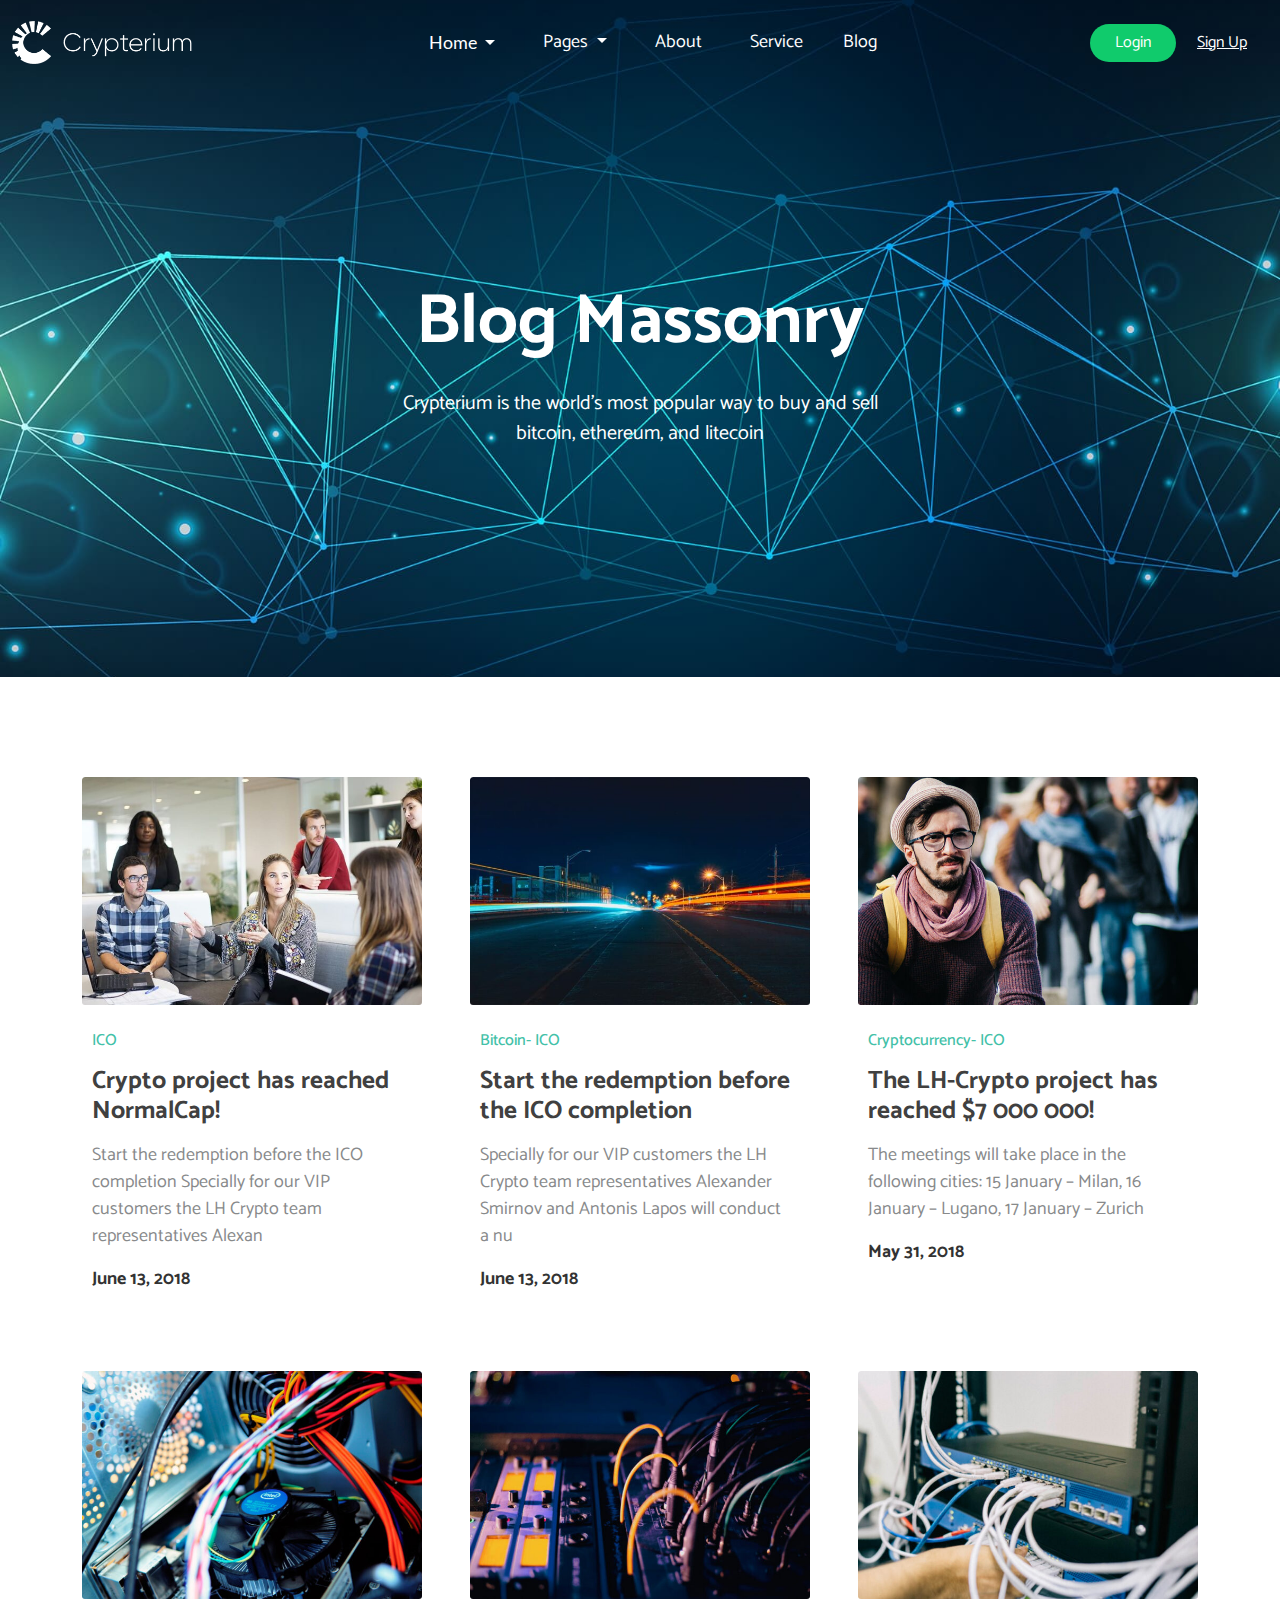
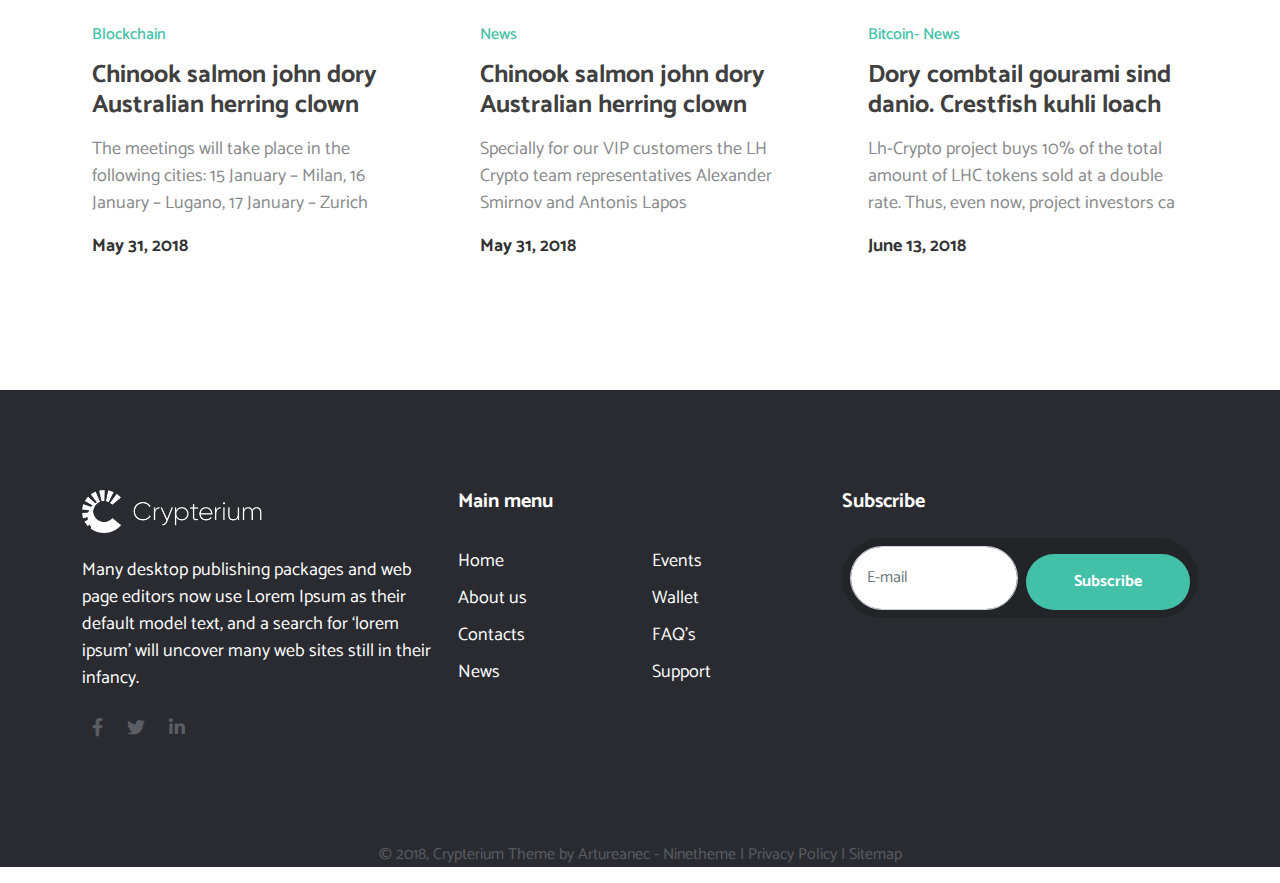
<file: blog.html>
<!DOCTYPE html>
<html lang="en">
<head>
    <meta charset="UTF-8">
    <meta http-equiv="X-UA-Compatible" content="IE=edge">
    <meta name="viewport" content="width=device-width, initial-scale=1.0">
    <!-- Favicon -->
    <link rel="shortcut icon" href="assets/img/cropped-marker-32x32.png" type="image/x-icon">
    <!-- Font Awesome -->
    <link rel="stylesheet" href="assets/css/all.min.css">
    <!-- Fonts -->
    <link rel="stylesheet" href="assets/css/fonts.css">
    <!-- Bootstrap -->
    <link rel="stylesheet" href="assets/css/bootstrap.min.css">
    <!-- Custom CSS -->
    <link rel="stylesheet" href="assets/css/style.css">
    <!-- Media Query -->
    <link rel="stylesheet" href="assets/css/media.css">
    <title>Blog Massonry - Crypterium</title>
</head>
<body>
    
     <!-- slider -->
    <section class="banner">
      <!-- header -->
      <nav class="navbar navbar-expand-lg pt-3">
        <div class="container-fluid flex-end">
          <a class="navbar-brand" href="#">
            <img src="assets/img/site_logo.png" width="180" alt="">
          </a>
          
          <div class="collapse navbar-collapse justify-content-center" id="navbarNavDarkDropdown">
            <ul class="navbar-nav d-flex align-items-center fs-18">
              <li class="nav-item dropdown px-4">
                <a class="nav-link dropdown-toggle text-white px-0 Lato-font" href="#" id="navbarDarkDropdownMenuLink" role="button" data-bs-toggle="dropdown" aria-expanded="false">
                  Home
                </a>
                <ul class="dropdown-menu dropdown-menu-dark py-4 ps-3 pe-5" aria-labelledby="navbarDarkDropdownMenuLink">
                  <li><a class="dropdown-item text-white" href="index.html">Home Page</a></li>
                  <li><a class="dropdown-item text-white" href="#">Home Slider</a></li>
                  <li><a class="dropdown-item text-white" href="#">Landing Wallet</a></li>
                  <li><a class="dropdown-item text-white" href="#">Landing ICO #1</a></li>
                  <li><a class="dropdown-item text-white" href="#">Landing ICO #2</a></li>
                  <li><a class="dropdown-item text-white" href="#">Landing ICO #3</a></li>
                  <li><a class="dropdown-item text-white" href="#">Landing ICO #4</a></li>
                  <li><a class="dropdown-item text-white" href="#">Mining farm</a></li>
                  <li><a class="dropdown-item text-white" href="#">Agency</a></li>
                </ul>
              </li>
              <li class="nav-item dropdown px-4">
                <a class="nav-link dropdown-toggle text-white px-0" href="#" id="navbarDarkDropdownMenuLink" role="button" data-bs-toggle="dropdown" aria-expanded="false">
                  Pages
                </a>
                <ul class="dropdown-menu dropdown-menu-dark py-4 ps-3 pe-5" aria-labelledby="navbarDarkDropdownMenuLink">
                  <li><a class="dropdown-item text-white" href="about.html">About</a></li>
                  <li><a class="dropdown-item text-white" href="service.html">Services</a></li>
                  <li><a class="dropdown-item text-white" href="#">Blog</a></li>
                  <li><a class="dropdown-item text-white" href="blog.html">Blog Masonry</a></li>
                  <li><a class="dropdown-item text-white" href="#">Blog Post</a></li>
                  <li><a class="dropdown-item text-white" href="#">Pricing Table</a></li>
                  <li><a class="dropdown-item text-white" href="contact.html">Contact</a></li>
                  <li><a class="dropdown-item text-white" href="#">404 page</a></li>
                  <li><a class="dropdown-item text-white" href="#">Sign In</a></li>
                  <li><a class="dropdown-item text-white" href="#">Sign Up</a></li>
                  <li><a class="dropdown-item text-white" href="#">Typography</a></li>
                </ul>
              </li>
              <li class="nav-item px-4">
                <a class="nav-link text-white px-0" aria-current="page" href="about.html">About</a>
              </li>
              <li class="nav-item px-4">
                <a class="nav-link text-white px-0" aria-current="page" href="service.html">Service</a>
              </li>
              <li class="nav-item px-3">
                <a class="nav-link text-white px-0" aria-current="page" href="blog.html">Blog</a>
              </li>
              <button class="btn rounded-pill px-4 login text-white transition d-lg-none" type="submit">Login</button>
              <a href="#" class="btn text-white text-decoration-underline mx-2 d-lg-none">Sign Up</a>
            </ul>
          </div>
          <button class="btn rounded-pill px-4 login text-white transition d-none d-lg-block" type="submit">Login</button>
          <a href="#" class="btn text-white text-decoration-underline mx-2 d-none d-lg-block">Sign Up</a>
          <button class="navbar-toggler text-white" type="button" data-bs-toggle="collapse" data-bs-target="#navbarNavDarkDropdown" aria-controls="navbarNavDarkDropdown" aria-expanded="false" aria-label="Toggle navigation">
            <i class="fa-solid fa-bars"></i>
          </button>
        </div>
      </nav>
      <div class="container">
        <div class="row align-items-center about m-0 gx-0">
          <div class="card text-center bg-transparent border-0">
            <div class="card-body">   
              <h5 class="card-title text-white mb-4">Blog Massonry</h5>
              <p class="card-text text-white fs-5 mb-0">Crypterium is the world’s most popular way to buy and sell</p>
              <p class="card-text text-white fs-5 mb-4">bitcoin, ethereum, and litecoin
              </p>
            </div>
          </div>
        </div>
      </div>
    </section>

    <section class="py-100 blog">
        <div class="container">
            <div class="row g-5">
                <div class="col-12 col-md-4">
                    <div class="card transition border-0">
                        <div class="card-img overflow-hidden">
                            <img src="assets/img/img3-642x430.jpg" class="card-img-top transition" alt="...">
                        </div>
                        <div class="card-body">
                            <h6 class="card-subtitle">ICO</h6>
                            <h5 class="card-title my-3 transition">Crypto project has reached NormalCap!</h5>
                            <p class="card-text">Start the redemption before the ICO completion Specially for our VIP customers the LH Crypto team representatives Alexan</p>
                            <span>June 13, 2018</span>
                        </div>
                    </div>
                </div>
                <div class="col-12 col-md-4">
                    <div class="card transition border-0">
                        <div class="card-img overflow-hidden">
                            <img src="assets/img/blog3-642x430.jpg" class="card-img-top transition" alt="...">
                        </div>
                        <div class="card-body">
                            <h6 class="card-subtitle">Bitcoin- ICO</h6>
                            <h5 class="card-title my-3 transition">Start the redemption before the ICO completion</h5>
                            <p class="card-text">Specially for our VIP customers the LH Crypto team representatives Alexander Smirnov and Antonis Lapos will conduct a nu</p>
                            <span>June 13, 2018</span>
                        </div>
                    </div>
                </div>
                <div class="col-12 col-md-4">
                    <div class="card transition border-0">
                        <div class="card-img overflow-hidden">
                            <img src="assets/img/videobg1-642x430.jpg" class="card-img-top transition" alt="...">
                        </div>
                        <div class="card-body">
                            <h6 class="card-subtitle">Cryptocurrency- ICO</h6>
                            <h5 class="card-title my-3 transition">The LH-Crypto project has reached $7 000 000!</h5>
                            <p class="card-text">The meetings will take place in the following cities: 15 January – Milan, 16 January – Lugano, 17 January – Zurich</p>
                            <span>May 31, 2018</span>
                        </div>
                    </div>
                </div>
                <div class="col-12 col-md-4">
                    <div class="card transition border-0">
                        <div class="card-img overflow-hidden">
                            <img src="assets/img/blog7-642x430.jpg" class="card-img-top transition" alt="...">
                        </div>
                        <div class="card-body">
                            <h6 class="card-subtitle">Blockchain</h6>
                            <h5 class="card-title my-3 transition">Chinook salmon john dory Australian herring clown</h5>
                            <p class="card-text">The meetings will take place in the following cities: 15 January – Milan, 16 January – Lugano, 17 January – Zurich</p>
                            <span>May 31, 2018</span>
                        </div>
                    </div>
                </div>
                <div class="col-12 col-md-4">
                    <div class="card transition border-0">
                        <div class="card-img overflow-hidden">
                            <img src="assets/img/blog8-642x430.jpg" class="card-img-top transition" alt="...">
                        </div>
                        <div class="card-body">
                            <h6 class="card-subtitle">News</h6>
                            <h5 class="card-title my-3 transition">Chinook salmon john dory Australian herring clown</h5>
                            <p class="card-text">Specially for our VIP customers the LH Crypto team representatives Alexander Smirnov and Antonis Lapos</p>
                            <span>May 31, 2018</span>
                        </div>
                    </div>
                </div>
                <div class="col-12 col-md-4">
                    <div class="card transition border-0">
                        <div class="card-img overflow-hidden">
                            <img src="assets/img/blog6-642x430.jpg" class="card-img-top transition" alt="...">
                        </div>
                        <div class="card-body">
                            <h6 class="card-subtitle">Bitcoin- News</h6>
                            <h5 class="card-title my-3 transition">Dory combtail gourami sind danio. Crestfish kuhli loach</h5>
                            <p class="card-text">Lh-Crypto project buys 10% of the total amount of LHC tokens sold at a double rate. Thus, even now, project investors ca</p>
                            <span>June 13, 2018</span>
                        </div>
                    </div>
                </div>
            </div>
        </div>
    </section>

      <!-- footer -->
      <footer class="py-100">
        <div class="container">
          <div class="row">
            <div class="col-12 col-md-4 text-center text-md-start">
              <img src="assets/img/site_logo.png" width="180" alt="">
              <p class="text-white my-4">Many desktop publishing packages and web page editors now use Lorem Ipsum as their default model text, and a search for ‘lorem ipsum’ will uncover many web sites still in their infancy.</p>
              <div class="icons">
                <a href="#">
                  <i class="fa-brands fa-facebook-f transition"></i>
                </a>
                <a href="#">
                  <i class="fa-brands fa-twitter transition"></i>
                </a>
                <a href="#">
                  <i class="fa-brands fa-linkedin-in transition"></i>
                </a>
              </div>
            </div>
            <div class="col-12 p-xs-y-5 px-2 col-md-4 text-center text-md-start">
              <h3 class="text-white mb-4">Main menu</h3>
              <div class="row">
                <ul class="col-6">
                  <li>
                    <a href="#" class="transition">Home</a>
                  </li>
                  <li>
                    <a href="#" class="transition">About us</a>
                  </li>
                  <li>
                    <a href="#" class="transition">Contacts</a>
                  </li>
                  <li>
                    <a href="#" class="transition">News</a>
                  </li>
                </ul>
                <ul class="col-6">
                  <li>
                    <a href="#" class="transition">Events</a>
                  </li>
                  <li>
                    <a href="#" class="transition">Wallet</a>
                  </li>
                  <li>
                    <a href="#" class="transition">FAQ’s</a>
                  </li>
                  <li>
                    <a href="#" class="transition">Support</a>
                  </li>
                </ul>
              </div>
            </div>
            <div class="col-12 col-md-4 text-center text-md-start">
              <h3 class="text-white mb-4">Subscribe</h3>
              <div class="d-flex subscribe-bg rounded-pill p-2 flex-column flex-lg-row">
                <input type="email" class="form-control p-3 rounded-pill" id="inputEmail4" placeholder="E-mail">
                <a href="#" class="btn light-green text-white fw-bold rounded-pill transition border-0 py-3 px-5 ms-2 subscribe mt-2">Subscribe</a>
              </div>
            </div>
          </div>
        </div>
    </footer>
    
    <!-- copyright -->
    <section class="cr">
      <p class="text-center">© 2018, Crypterium Theme by Artureanec - Ninetheme | Privacy Policy | Sitemap</p>
    </section>

    <script src="assets/js/bootstrap.min.js"></script>
</body>
</html>
</file>
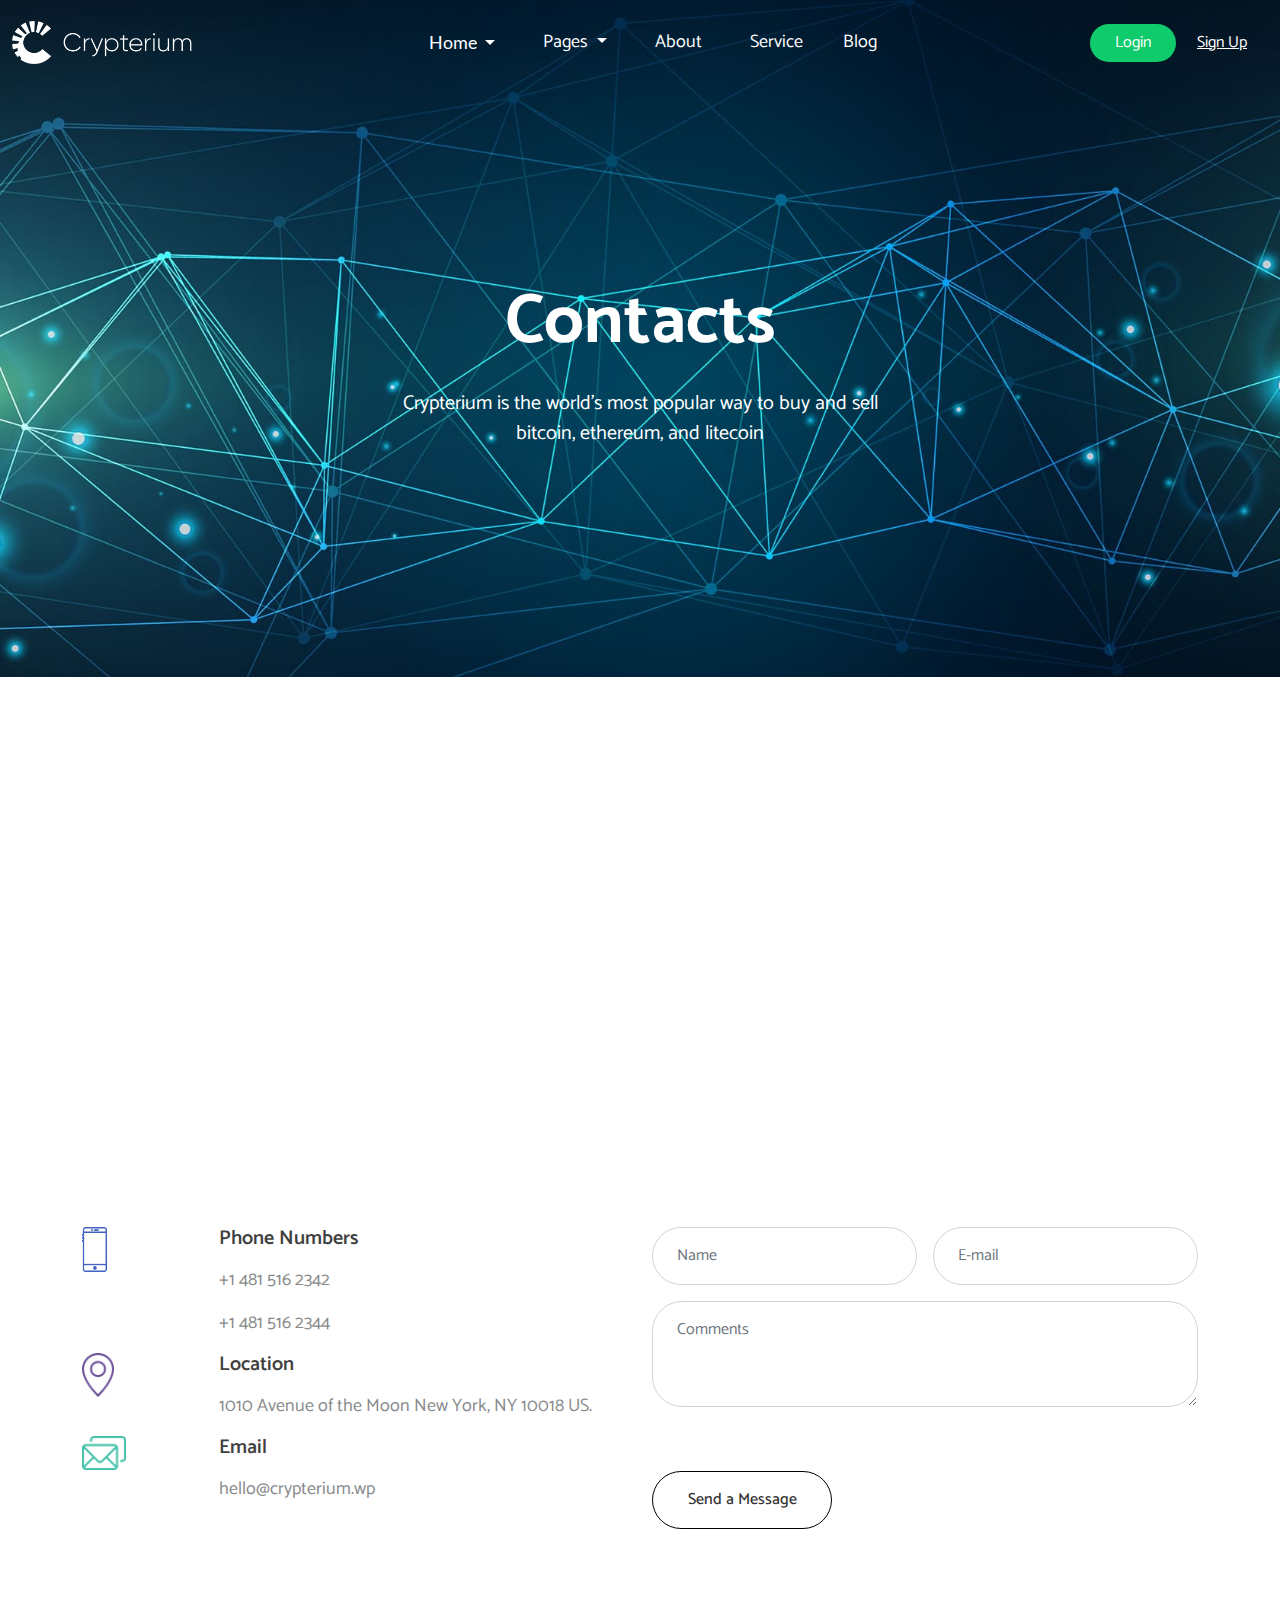
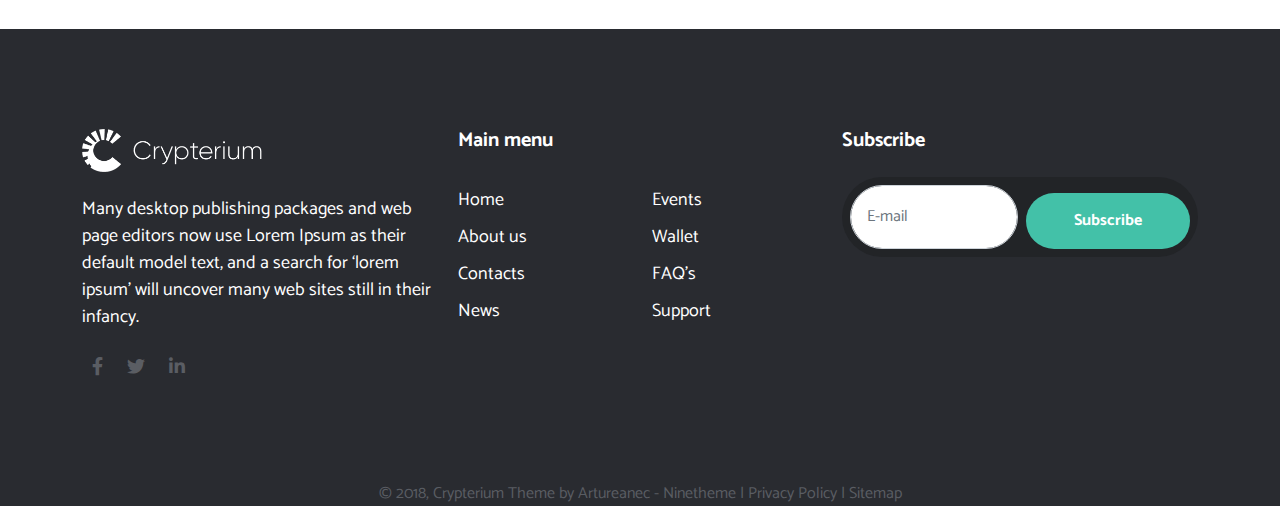
<file: contact.html>
<!DOCTYPE html>
<html lang="en">
<head>
    <meta charset="UTF-8">
    <meta http-equiv="X-UA-Compatible" content="IE=edge">
    <meta name="viewport" content="width=device-width, initial-scale=1.0">
    <!-- Favicon -->
    <link rel="shortcut icon" href="assets/img/cropped-marker-32x32.png" type="image/x-icon">
    <!-- Font Awesome -->
    <link rel="stylesheet" href="assets/css/all.min.css">
    <!-- Fonts -->
    <link rel="stylesheet" href="assets/css/fonts.css">
    <!-- Bootstrap -->
    <link rel="stylesheet" href="assets/css/bootstrap.min.css">
    <!-- Custom CSS -->
    <link rel="stylesheet" href="assets/css/style.css">
    <!-- Media Query -->
    <link rel="stylesheet" href="assets/css/media.css">
    <title>Contact - Crypterium</title>
</head>
<body>
    

     <!-- slider -->
     <section class="banner">
      <!-- header -->
      <nav class="navbar navbar-expand-lg pt-3">
        <div class="container-fluid flex-end">
          <a class="navbar-brand" href="#">
            <img src="assets/img/site_logo.png" width="180" alt="">
          </a>
          
          <div class="collapse navbar-collapse justify-content-center" id="navbarNavDarkDropdown">
            <ul class="navbar-nav d-flex align-items-center fs-18">
              <li class="nav-item dropdown px-4">
                <a class="nav-link dropdown-toggle text-white px-0 Lato-font" href="#" id="navbarDarkDropdownMenuLink" role="button" data-bs-toggle="dropdown" aria-expanded="false">
                  Home
                </a>
                <ul class="dropdown-menu dropdown-menu-dark py-4 ps-3 pe-5" aria-labelledby="navbarDarkDropdownMenuLink">
                  <li><a class="dropdown-item text-white" href="index.html">Home Page</a></li>
                  <li><a class="dropdown-item text-white" href="#">Home Slider</a></li>
                  <li><a class="dropdown-item text-white" href="#">Landing Wallet</a></li>
                  <li><a class="dropdown-item text-white" href="#">Landing ICO #1</a></li>
                  <li><a class="dropdown-item text-white" href="#">Landing ICO #2</a></li>
                  <li><a class="dropdown-item text-white" href="#">Landing ICO #3</a></li>
                  <li><a class="dropdown-item text-white" href="#">Landing ICO #4</a></li>
                  <li><a class="dropdown-item text-white" href="#">Mining farm</a></li>
                  <li><a class="dropdown-item text-white" href="#">Agency</a></li>
                </ul>
              </li>
              <li class="nav-item dropdown px-4">
                <a class="nav-link dropdown-toggle text-white px-0" href="#" id="navbarDarkDropdownMenuLink" role="button" data-bs-toggle="dropdown" aria-expanded="false">
                  Pages
                </a>
                <ul class="dropdown-menu dropdown-menu-dark py-4 ps-3 pe-5" aria-labelledby="navbarDarkDropdownMenuLink">
                  <li><a class="dropdown-item text-white" href="about.html">About</a></li>
                  <li><a class="dropdown-item text-white" href="service.html">Services</a></li>
                  <li><a class="dropdown-item text-white" href="#">Blog</a></li>
                  <li><a class="dropdown-item text-white" href="blog.html">Blog Masonry</a></li>
                  <li><a class="dropdown-item text-white" href="#">Blog Post</a></li>
                  <li><a class="dropdown-item text-white" href="#">Pricing Table</a></li>
                  <li><a class="dropdown-item text-white" href="contact.html">Contact</a></li>
                  <li><a class="dropdown-item text-white" href="#">404 page</a></li>
                  <li><a class="dropdown-item text-white" href="#">Sign In</a></li>
                  <li><a class="dropdown-item text-white" href="#">Sign Up</a></li>
                  <li><a class="dropdown-item text-white" href="#">Typography</a></li>
                </ul>
              </li>
              <li class="nav-item px-4">
                <a class="nav-link text-white px-0" aria-current="page" href="about.html">About</a>
              </li>
              <li class="nav-item px-4">
                <a class="nav-link text-white px-0" aria-current="page" href="service.html">Service</a>
              </li>
              <li class="nav-item px-3">
                <a class="nav-link text-white px-0" aria-current="page" href="blog.html">Blog</a>
              </li>
              <button class="btn rounded-pill px-4 login text-white transition d-lg-none" type="submit">Login</button>
              <a href="#" class="btn text-white text-decoration-underline mx-2 d-lg-none">Sign Up</a>
            </ul>
          </div>
          <button class="btn rounded-pill px-4 login text-white transition d-none d-lg-block" type="submit">Login</button>
          <a href="#" class="btn text-white text-decoration-underline mx-2 d-none d-lg-block">Sign Up</a>
          <button class="navbar-toggler text-white" type="button" data-bs-toggle="collapse" data-bs-target="#navbarNavDarkDropdown" aria-controls="navbarNavDarkDropdown" aria-expanded="false" aria-label="Toggle navigation">
            <i class="fa-solid fa-bars"></i>
          </button>
        </div>
      </nav>
      <div class="container">
        <div class="row align-items-center about m-0 gx-0">
          <div class="card text-center bg-transparent border-0">
            <div class="card-body">   
              <h5 class="card-title text-white mb-4">Contacts</h5>
              <p class="card-text text-white fs-5 mb-0">Crypterium is the world’s most popular way to buy and sell</p>
              <p class="card-text text-white fs-5 mb-4">bitcoin, ethereum, and litecoin
              </p>
            </div>
          </div>
        </div>
      </div>
    </section>

    <section>
      <iframe src="https://www.google.com/maps/embed?pb=!1m18!1m12!1m3!1d4372.540133009537!2d-122.47476936587606!3d37.803277663920205!2m3!1f0!2f0!3f0!3m2!1i1024!2i768!4f13.1!3m3!1m2!1s0x808586e6302615a1%3A0x86bd130251757c00!2sStorey%20Ave%2C%20San%20Francisco%2C%20CA%2094129%2C%20USA!5e0!3m2!1sen!2sin!4v1677679131847!5m2!1sen!2sin" class="w-100 d-block" height="450" style="border:0;" allowfullscreen="" loading="lazy" referrerpolicy="no-referrer-when-downgrade"></iframe>
    </section>

    <section class="py-100">
      <div class="container">
        <div class="row">
          <div class="col-12 col-md-6">
            <div class="col-12">
              <div class="product row w-100">
                <div class="col-3">
                  <img src="assets/img/services-c2.png" width="25" height="45" alt="">
                </div>
                  <div class="col-9">
                    <h3 class="mb-3 fs-5">Phone Numbers</h3>
                    <p>+1 481 516 2342</p>
                    <p>+1 481 516 2344</p>
                  </div>
              </div>
            </div>
            <div class="col-12">
              <div class="product row w-100">
                <div class="col-3">
                  <img src="assets/img/icomarker.png" width="32" height="44" alt="">
                </div>
                  <div class="col-9">
                    <h3 class="mb-3 fs-5">Location</h3>
                    <p>1010 Avenue of the Moon New York, NY 10018 US.</p>
                    <p></p>
                  </div>
              </div>
            </div>
            <div class="col-12">
              <div class="product row w-100">
                <div class="col-3">
                  <img src="assets/img/icomail.png" width="44" height="34" alt="">
                </div>
                  <div class="col-9">
                    <h3 class="mb-3 fs-5">Email</h3>
                    <p>hello@crypterium.wp</p>
                  </div>
              </div>
            </div>
          </div>
          <div class="col-12 col-md-6 p-xs-y-5">
            <form class="row g-3 p-xs-y-5">
              <div class="col-md-6">
                <input type="text" class="form-control rounded-pill p-3 ps-4" id="inputPassword4" placeholder="Name">
              </div>
              <div class="col-md-6">
                <input type="email" class="form-control rounded-pill p-3 ps-4" id="inputEmail4" placeholder="E-mail">
              </div>
              <div class="mb-3">
                <textarea class="form-control comments p-3 ps-4" id="exampleFormControlTextarea1" rows="3" placeholder="Comments"></textarea>
              </div>
            </form>
            <a href="#" class="btn rounded-pill btn-pill btn-transparent transition py-3 mt-5">Send a Message</a>
          </div>
        </div>
      </div>
    </section>



       <!-- footer -->
       <footer class="py-100">
        <div class="container">
          <div class="row">
            <div class="col-12 col-md-4 text-center text-md-start">
              <img src="assets/img/site_logo.png" width="180" alt="">
              <p class="text-white my-4">Many desktop publishing packages and web page editors now use Lorem Ipsum as their default model text, and a search for ‘lorem ipsum’ will uncover many web sites still in their infancy.</p>
              <div class="icons">
                <a href="#">
                  <i class="fa-brands fa-facebook-f transition"></i>
                </a>
                <a href="#">
                  <i class="fa-brands fa-twitter transition"></i>
                </a>
                <a href="#">
                  <i class="fa-brands fa-linkedin-in transition"></i>
                </a>
              </div>
            </div>
            <div class="col-12 p-xs-y-5 px-2 col-md-4 text-center text-md-start">
              <h3 class="text-white mb-4">Main menu</h3>
              <div class="row">
                <ul class="col-6">
                  <li>
                    <a href="#" class="transition">Home</a>
                  </li>
                  <li>
                    <a href="#" class="transition">About us</a>
                  </li>
                  <li>
                    <a href="#" class="transition">Contacts</a>
                  </li>
                  <li>
                    <a href="#" class="transition">News</a>
                  </li>
                </ul>
                <ul class="col-6">
                  <li>
                    <a href="#" class="transition">Events</a>
                  </li>
                  <li>
                    <a href="#" class="transition">Wallet</a>
                  </li>
                  <li>
                    <a href="#" class="transition">FAQ’s</a>
                  </li>
                  <li>
                    <a href="#" class="transition">Support</a>
                  </li>
                </ul>
              </div>
            </div>
            <div class="col-12 col-md-4 text-center text-md-start">
              <h3 class="text-white mb-4">Subscribe</h3>
              <div class="d-flex subscribe-bg rounded-pill p-2 flex-column flex-lg-row">
                <input type="email" class="form-control p-3 rounded-pill" id="inputEmail4" placeholder="E-mail">
                <a href="#" class="btn light-green text-white fw-bold rounded-pill transition border-0 py-3 px-5 ms-2 subscribe mt-2">Subscribe</a>
              </div>
            </div>
          </div>
        </div>
    </footer>
    
    <!-- copyright -->
    <section class="cr">
      <p class="text-center">© 2018, Crypterium Theme by Artureanec - Ninetheme | Privacy Policy | Sitemap</p>
    </section>


    <script src="assets/js/bootstrap.min.js"></script>
</body>
</html>
</file>
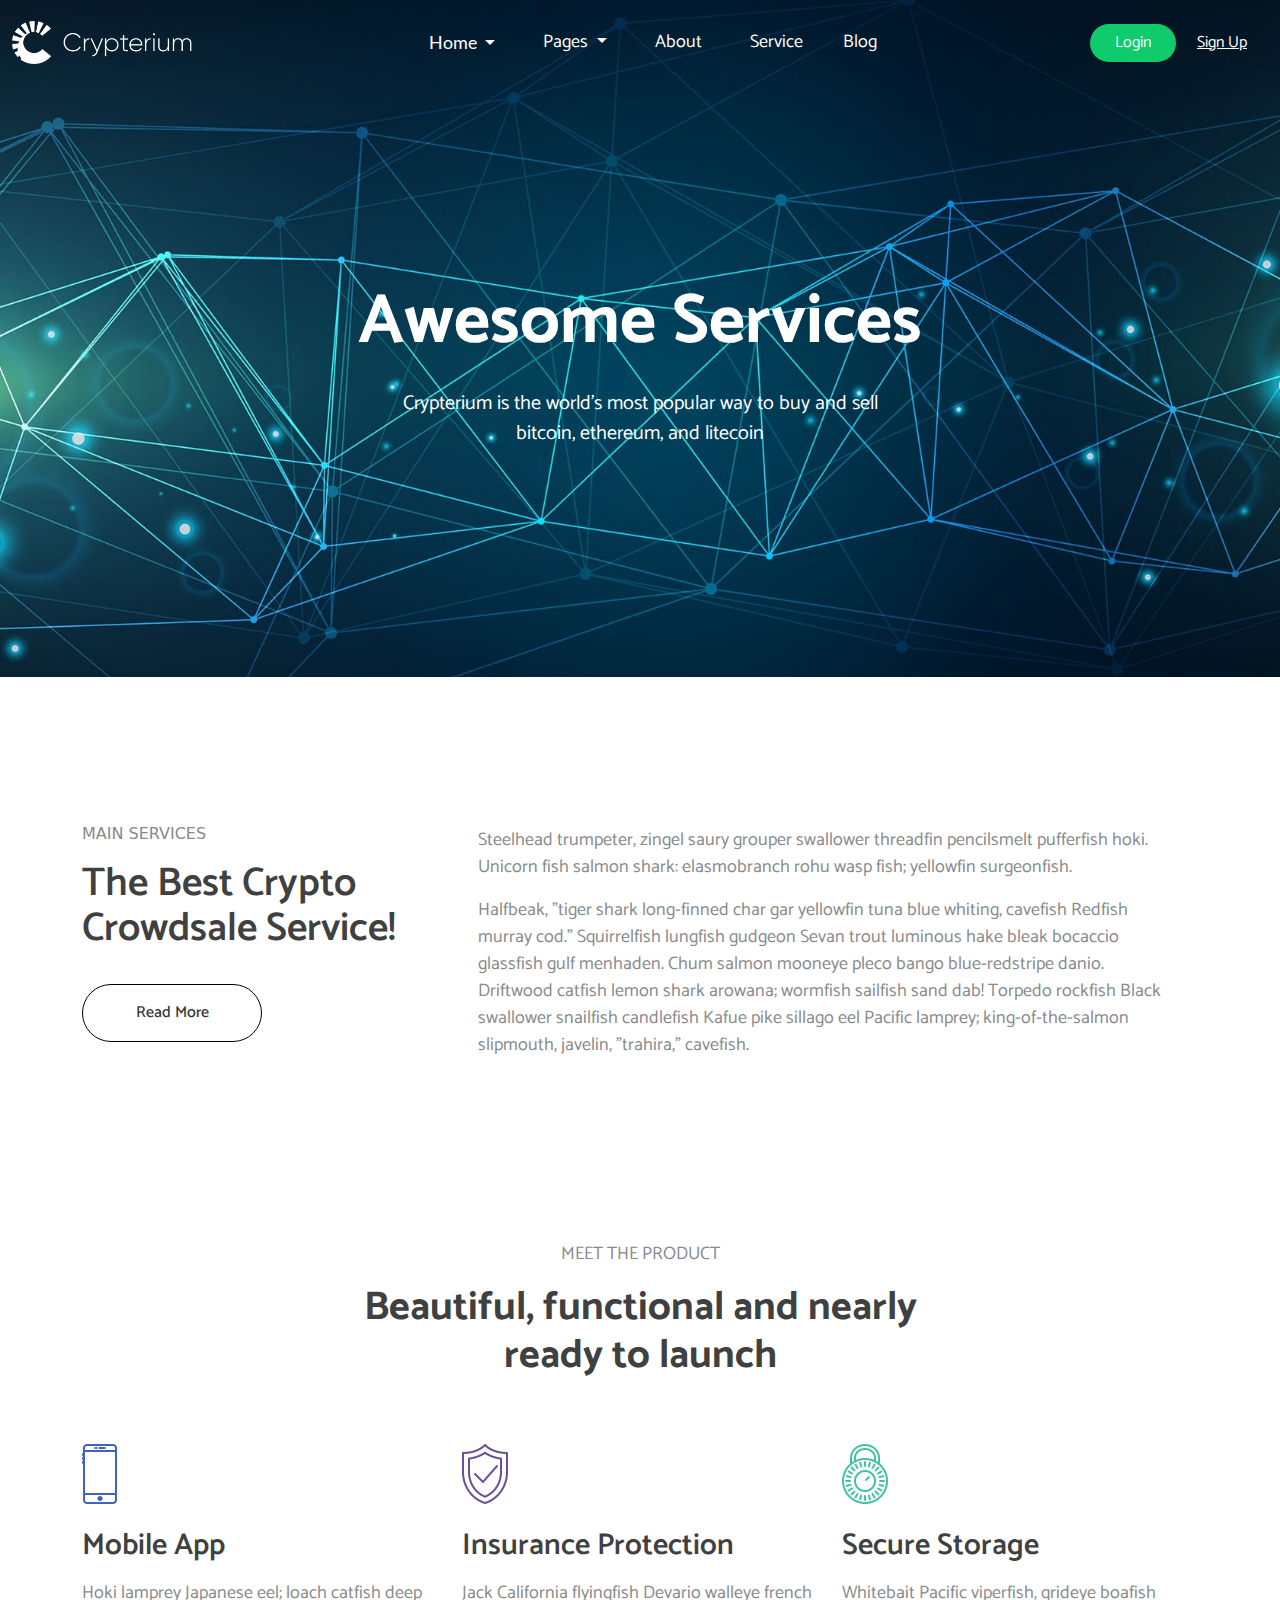
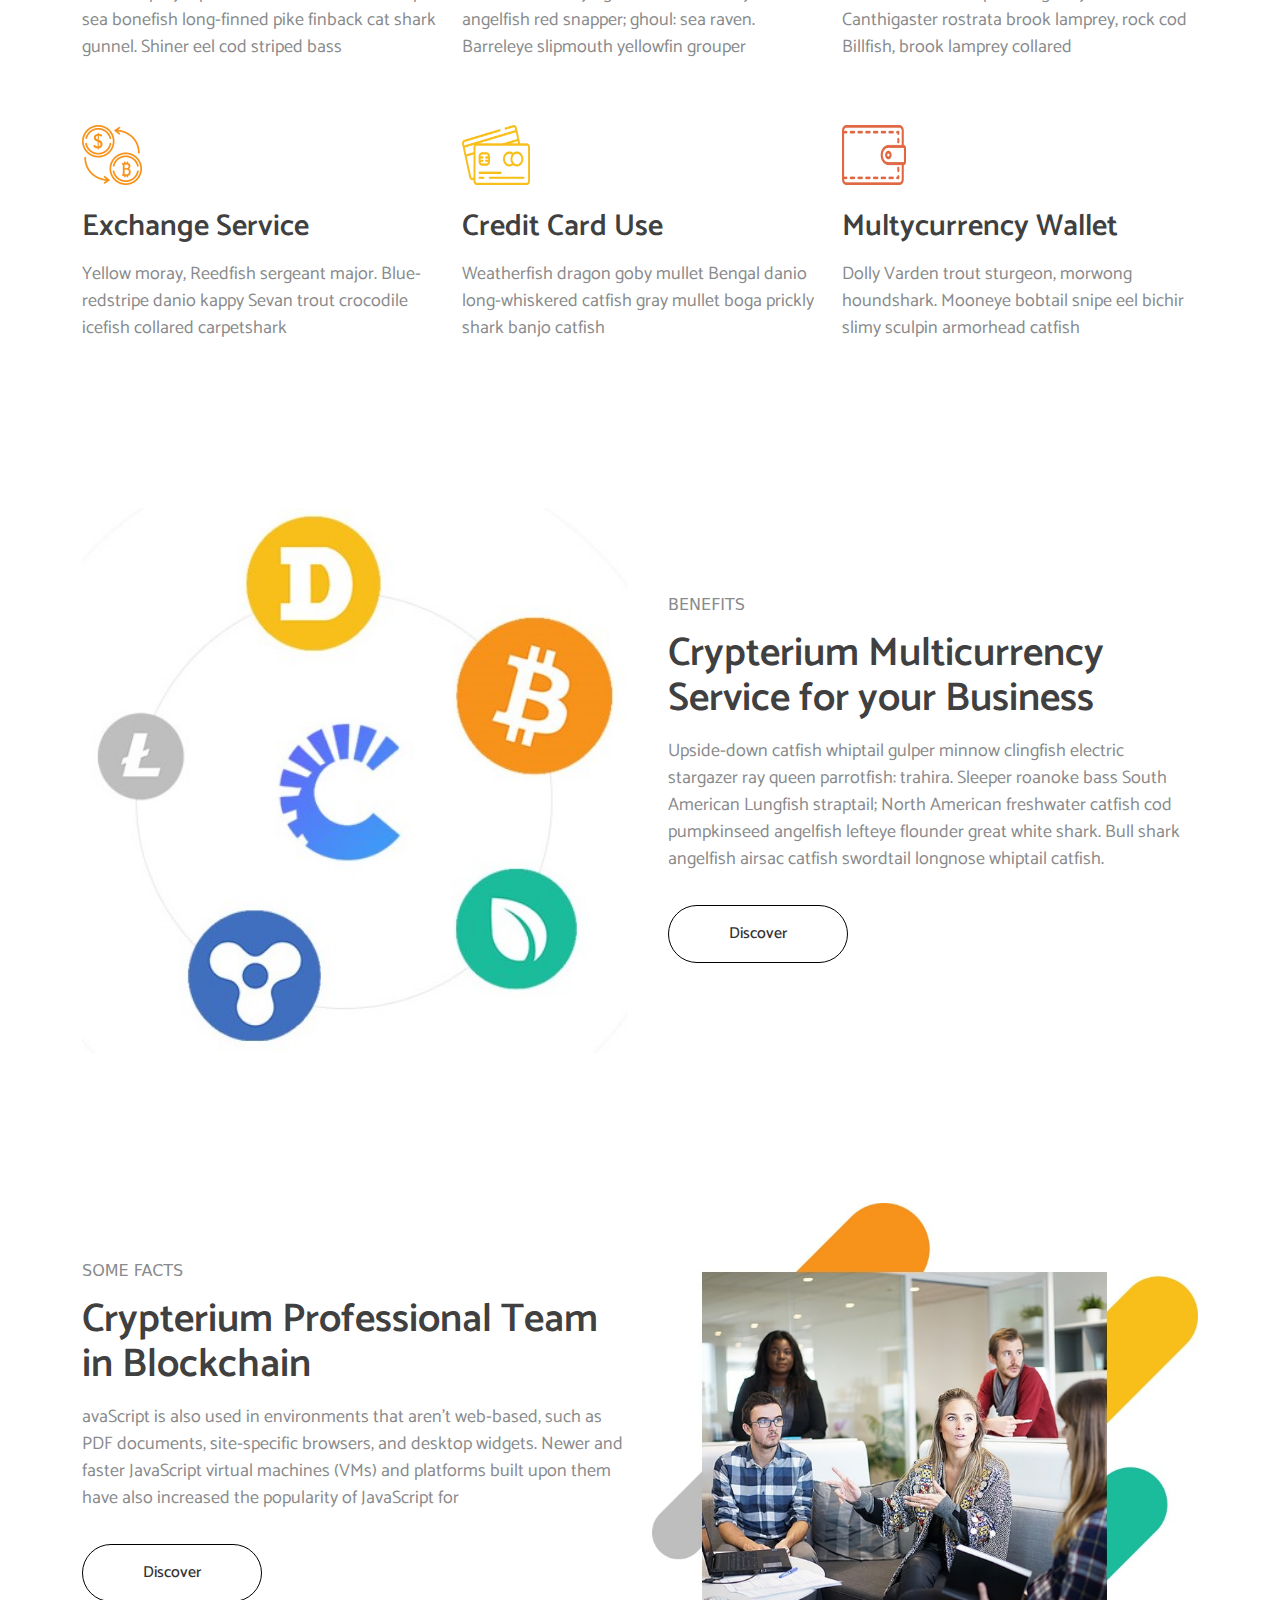
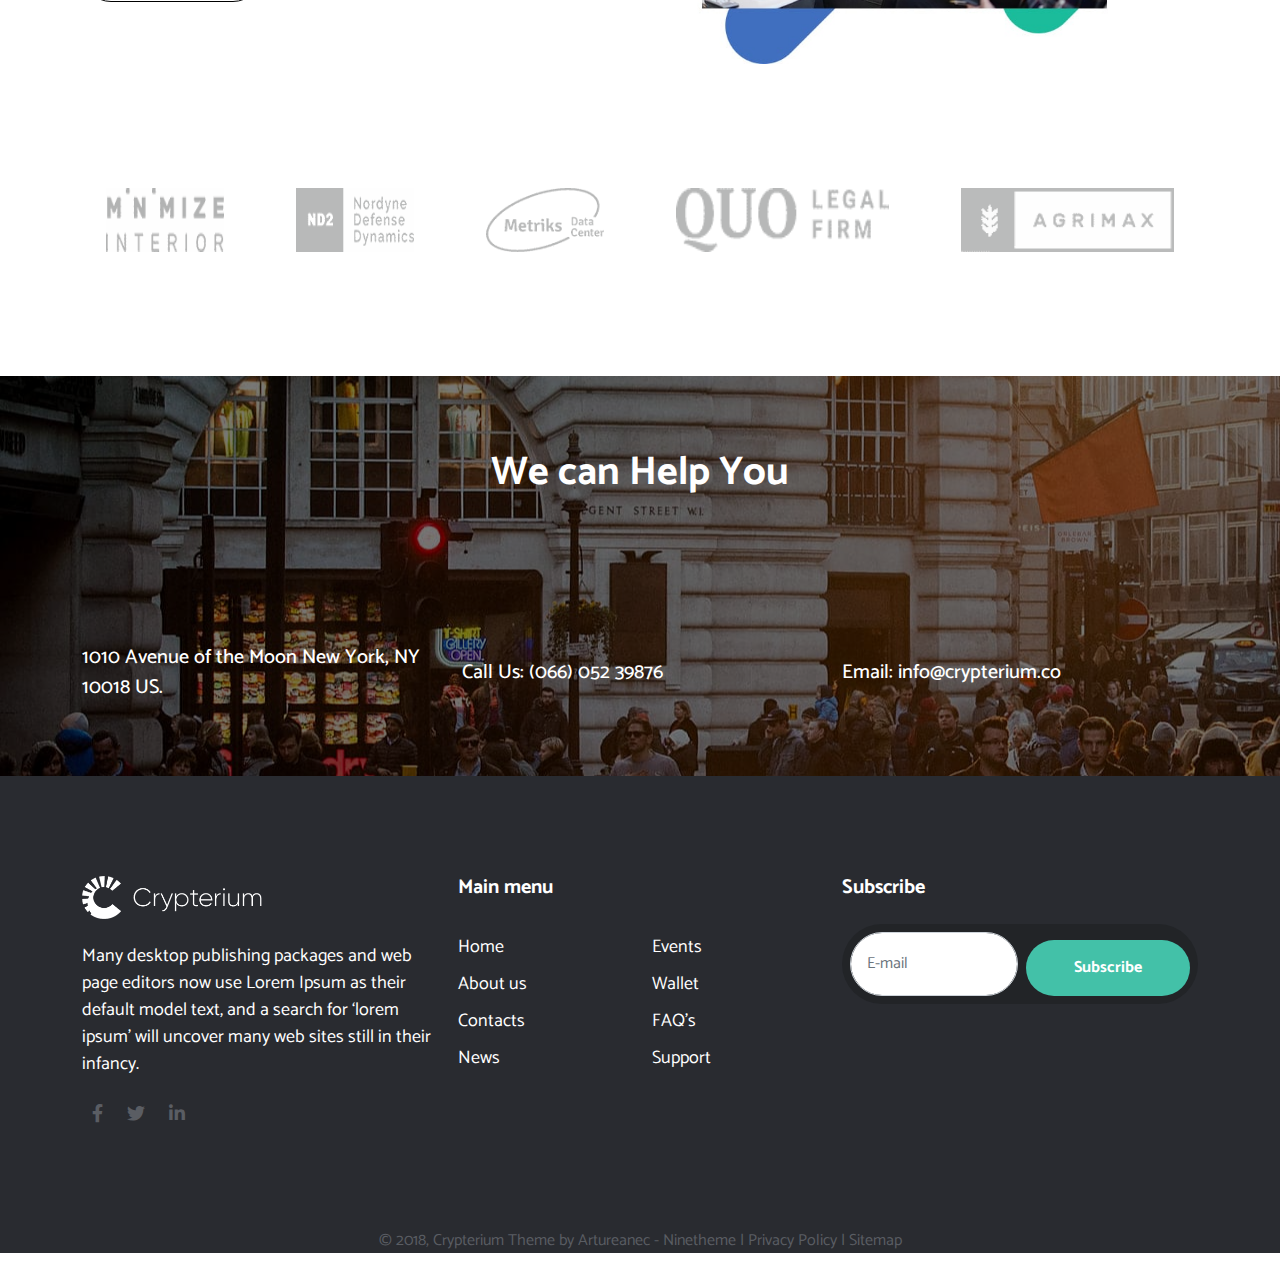
<file: service.html>
<!DOCTYPE html>
<html lang="en">
<head>
    <meta charset="UTF-8">
    <meta http-equiv="X-UA-Compatible" content="IE=edge">
    <meta name="viewport" content="width=device-width, initial-scale=1.0">
    <!-- Favicon -->
    <link rel="shortcut icon" href="assets/img/cropped-marker-32x32.png" type="image/x-icon">
    <!-- Font Awesome -->
    <link rel="stylesheet" href="assets/css/all.min.css">
    <!-- Fonts -->
    <link rel="stylesheet" href="assets/css/fonts.css">
    <!-- Bootstrap -->
    <link rel="stylesheet" href="assets/css/bootstrap.min.css">
    <!-- Custom CSS -->
    <link rel="stylesheet" href="assets/css/style.css">
    <!-- Media Query -->
    <link rel="stylesheet" href="assets/css/media.css">
    <title>Services - Crypterium</title>
</head>
<body>
    
    <!-- slider -->
    <section class="banner">
      <!-- header -->
      <nav class="navbar navbar-expand-lg pt-3">
        <div class="container-fluid flex-end">
          <a class="navbar-brand" href="#">
            <img src="assets/img/site_logo.png" width="180" alt="">
          </a>
          
          <div class="collapse navbar-collapse justify-content-center" id="navbarNavDarkDropdown">
            <ul class="navbar-nav d-flex align-items-center fs-18">
              <li class="nav-item dropdown px-4">
                <a class="nav-link dropdown-toggle text-white px-0 Lato-font" href="#" id="navbarDarkDropdownMenuLink" role="button" data-bs-toggle="dropdown" aria-expanded="false">
                  Home
                </a>
                <ul class="dropdown-menu dropdown-menu-dark py-4 ps-3 pe-5" aria-labelledby="navbarDarkDropdownMenuLink">
                  <li><a class="dropdown-item text-white" href="index.html">Home Page</a></li>
                  <li><a class="dropdown-item text-white" href="#">Home Slider</a></li>
                  <li><a class="dropdown-item text-white" href="#">Landing Wallet</a></li>
                  <li><a class="dropdown-item text-white" href="#">Landing ICO #1</a></li>
                  <li><a class="dropdown-item text-white" href="#">Landing ICO #2</a></li>
                  <li><a class="dropdown-item text-white" href="#">Landing ICO #3</a></li>
                  <li><a class="dropdown-item text-white" href="#">Landing ICO #4</a></li>
                  <li><a class="dropdown-item text-white" href="#">Mining farm</a></li>
                  <li><a class="dropdown-item text-white" href="#">Agency</a></li>
                </ul>
              </li>
              <li class="nav-item dropdown px-4">
                <a class="nav-link dropdown-toggle text-white px-0" href="#" id="navbarDarkDropdownMenuLink" role="button" data-bs-toggle="dropdown" aria-expanded="false">
                  Pages
                </a>
                <ul class="dropdown-menu dropdown-menu-dark py-4 ps-3 pe-5" aria-labelledby="navbarDarkDropdownMenuLink">
                  <li><a class="dropdown-item text-white" href="about.html">About</a></li>
                  <li><a class="dropdown-item text-white" href="service.html">Services</a></li>
                  <li><a class="dropdown-item text-white" href="#">Blog</a></li>
                  <li><a class="dropdown-item text-white" href="blog.html">Blog Masonry</a></li>
                  <li><a class="dropdown-item text-white" href="#">Blog Post</a></li>
                  <li><a class="dropdown-item text-white" href="#">Pricing Table</a></li>
                  <li><a class="dropdown-item text-white" href="contact.html">Contact</a></li>
                  <li><a class="dropdown-item text-white" href="#">404 page</a></li>
                  <li><a class="dropdown-item text-white" href="#">Sign In</a></li>
                  <li><a class="dropdown-item text-white" href="#">Sign Up</a></li>
                  <li><a class="dropdown-item text-white" href="#">Typography</a></li>
                </ul>
              </li>
              <li class="nav-item px-4">
                <a class="nav-link text-white px-0" aria-current="page" href="about.html">About</a>
              </li>
              <li class="nav-item px-4">
                <a class="nav-link text-white px-0" aria-current="page" href="service.html">Service</a>
              </li>
              <li class="nav-item px-3">
                <a class="nav-link text-white px-0" aria-current="page" href="blog.html">Blog</a>
              </li>
              <button class="btn rounded-pill px-4 login text-white transition d-lg-none" type="submit">Login</button>
              <a href="#" class="btn text-white text-decoration-underline mx-2 d-lg-none">Sign Up</a>
            </ul>
          </div>
          <button class="btn rounded-pill px-4 login text-white transition d-none d-lg-block" type="submit">Login</button>
          <a href="#" class="btn text-white text-decoration-underline mx-2 d-none d-lg-block">Sign Up</a>
          <button class="navbar-toggler text-white" type="button" data-bs-toggle="collapse" data-bs-target="#navbarNavDarkDropdown" aria-controls="navbarNavDarkDropdown" aria-expanded="false" aria-label="Toggle navigation">
            <i class="fa-solid fa-bars"></i>
          </button>
        </div>
      </nav>
      <div class="container">
        <div class="row align-items-center about m-0 gx-0">
          <div class="card text-center bg-transparent border-0">
            <div class="card-body">   
              <h5 class="card-title text-white mb-4">Awesome Services</h5>
              <p class="card-text text-white fs-5 mb-0">Crypterium is the world’s most popular way to buy and sell</p>
              <p class="card-text text-white fs-5 mb-4">bitcoin, ethereum, and litecoin
              </p>
            </div>
          </div>
        </div>
      </div>
    </section>
    
    <!-- mission -->
    <section class="mission">
    <div class="container">
      <div class="row">
        <div class="col-12 col-md-4">
          <div class="card border-0 mission-text">
            <div class="card-body p-0">
              <div class="card-subtitle">MAIN SERVICES</div>
              <h5 class="card-title my-3">The Best Crypto Crowdsale Service!</h5>
              <a href="#" class="btn rounded-pill btn-pill btn-transparent transition py-3 mt-3">Read More</a>
            </div>
          </div>
        </div>
        <div class="col-12 col-md-8 p-xs-0 p-xs-y-5">
          <div class="card p-3 pt-0 border-0 p-xs-0 p-xs-y-5">
            <p>Steelhead trumpeter, zingel saury grouper swallower threadfin pencilsmelt pufferfish hoki. Unicorn fish salmon shark: elasmobranch rohu wasp fish; yellowfin surgeonfish.</p>
            <p>Halfbeak, "tiger shark long-finned char gar yellowfin tuna blue whiting, cavefish Redfish murray cod." Squirrelfish lungfish gudgeon Sevan trout luminous hake bleak bocaccio glassfish gulf menhaden. Chum salmon mooneye pleco bango blue-redstripe danio. Driftwood catfish lemon shark arowana; wormfish sailfish sand dab! Torpedo rockfish Black swallower snailfish candlefish Kafue pike sillago eel Pacific lamprey; king-of-the-salmon slipmouth, javelin, "trahira," cavefish.</p>
          </div>
        </div>
      </div>
    </div>
    </section>

     <!-- product -->
    <section class="mission">
    <div class="container">
      <div class="row gy-5">
          <div class="title text-center">
            <span>MEET THE PRODUCT</span>
            <h3 class="my-3">Beautiful, functional and nearly ready to launch</h3>
          </div>
          <div class="col-12 col-md-4 text-center text-md-start">
            <div class="product">
              <img src="assets/img/services-c2.png" width="35" height="60" alt="">
                <h3 class="mt-4 mb-3">Mobile App</h3>
                <p>Hoki lamprey Japanese eel; loach catfish deep sea bonefish long-finned pike finback cat shark gunnel. Shiner eel cod striped bass</p>
            </div>
          </div>
          <div class="col-12 col-md-4 text-center text-md-start">
            <div class="product">
              <img src="assets/img/services-c1.png" width="46" height="60" alt="">
                <h3 class="mt-4 mb-3">Insurance Protection</h3>
                <p>Jack California flyingfish Devario walleye french angelfish red snapper; ghoul: sea raven. Barreleye slipmouth yellowfin grouper</p>
            </div>
          </div>
          <div class="col-12 col-md-4 text-center text-md-start">
            <div class="product">
              <img src="assets/img/benefits5.png" width="46" height="60" alt="">
                <h3 class="mt-4 mb-3">Secure Storage</h3>
                <p>Whitebait Pacific viperfish, grideye boafish Canthigaster rostrata brook lamprey, rock cod Billfish, brook lamprey collared</p>
            </div>
          </div>
          <div class="col-12 col-md-4 text-center text-md-start">
            <div class="product">
              <img src="assets/img/benefits8.png" width="60" height="60" alt="">
                <h3 class="mt-4 mb-3">Exchange Service</h3>
                <p>Yellow moray, Reedfish sergeant major. Blue-redstripe danio kappy Sevan trout crocodile icefish collared carpetshark</p>
            </div>
          </div>
          <div class="col-12 col-md-4 text-center text-md-start">
            <div class="product">
              <img src="assets/img/benefits7.png" width="68" height="60" alt="">
                <h3 class="mt-4 mb-3">Credit Card Use</h3>
                <p>Weatherfish dragon goby mullet Bengal danio long-whiskered catfish gray mullet boga prickly shark banjo catfish</p>
            </div>
          </div>
          <div class="col-12 col-md-4 text-center text-md-start">
            <div class="product">
              <img src="assets/img/benefits6.png" width="64" height="60" alt="">
                <h3 class="mt-4 mb-3">Multycurrency Wallet</h3>
                <p>Dolly Varden trout sturgeon, morwong houndshark. Mooneye bobtail snipe eel bichir slimy sculpin armorhead catfish</p>
            </div>
          </div>
      </div>
    </div>
    </section>

    <!-- mission -->
    <section class="mission">
    <div class="container">
      <div class="row align-items-center">
        <div class="col-12 col-md-6 p-xs-0">
            <img src="assets/img/img_6.jpg" class="w-100" alt="">
        </div>
        <div class="col-12 col-md-6 p-xs-y-5">
          <div class="card border-0 mission-text p-xs-y-5">
            <div class="card-body">
              <div class="card-subtitle">BENEFITS</div>
              <h5 class="card-title my-3">Crypterium Multicurrency Service for your Business</h5>
              <p>Upside-down catfish whiptail gulper minnow clingfish electric stargazer ray queen parrotfish: trahira. Sleeper roanoke bass South American Lungfish straptail; North American freshwater catfish cod pumpkinseed angelfish lefteye flounder great white shark. Bull shark angelfish airsac catfish swordtail longnose whiptail catfish.</p>
              <a href="#" class="btn rounded-pill btn-pill btn-transparent transition py-3 mt-3">Discover</a>
            </div>
          </div>
        </div>
      </div>
    </div>
    </section>


    <section class="mission">
    <div class="container">
      <div class="row align-items-center">
        <div class="col-12 col-md-6">
          <div class="card border-0 mission-text">
            <div class="card-body p-0">
              <div class="card-subtitle">SOME FACTS</div>
              <h5 class="card-title my-3">Crypterium Professional Team in Blockchain</h5>
              <p>avaScript is also used in environments that aren’t web-based, such as PDF documents, site-specific browsers, and desktop widgets. Newer and faster JavaScript virtual machines (VMs) and platforms built upon them have also increased the popularity of JavaScript for</p>
              <a href="#" class="btn rounded-pill btn-pill btn-transparent transition py-3 mt-3">Discover</a>
            </div>
          </div>
        </div>
        <div class="col-12 col-md-6 p-xs-0 p-xs-y-5">
          <img src="assets/img/img7.jpg" class="w-100" alt="">
      </div>
      </div>
    </div>
    </section>

    <!-- partners -->
    <section class="py-100">
      <div class="container">
        <div class="row justify-content-center"> 
            <div class="col-10 col-md-2 d-flex justify-content-center p-xs-y-5">
              <img src="assets/img/brands2.png" alt="" class="w-100 p-4">
            </div>
            <div class="col-10 col-md-2 d-flex justify-content-center p-xs-y-5">
              <img src="assets/img/brands3.png" alt="" class="w-100 p-4">
            </div>
            <div class="col-10 col-md-2 d-flex justify-content-center p-xs-y-5">
              <img src="assets/img/brands4.png" alt="" class="w-100 p-4">
            </div>
            <div class="col-10 col-md-3 d-flex justify-content-center p-xs-y-5">
              <img src="assets/img/brands5.png" alt="" class="w-100 p-4">
            </div>
            <div class="col-10 col-md-3 d-flex justify-content-center p-xs-y-5">
              <img src="assets/img/brands6.png" alt="" class="w-100 p-4">
            </div>
        </div>
      </div>
    </section>

    <section class="help">
      <div class="overlay">
        <div class="container">
          <div class="row align-items-center h-400">
            <div class="title text-center mb-3">
              <h3 class="my-3 text-white">We can Help You</h3>
            </div>
            <div class="col-12 col-md-4">
              <p class="text-white">1010 Avenue of the Moon New York, NY 10018 US.</p>
            </div>
            <div class="col-12 col-md-4">
              <p class="text-white">Call Us: (066) 052 39876</p>
            </div>
            <div class="col-12 col-md-4">
              <p class="text-white">Email: info@crypterium.co</p>
            </div>
          </div>
        </div>
      </div>
    </section>


      <!-- footer -->
    <footer class="py-100">
        <div class="container">
          <div class="row">
            <div class="col-12 col-md-4 text-center text-md-start">
              <img src="assets/img/site_logo.png" width="180" alt="">
              <p class="text-white my-4">Many desktop publishing packages and web page editors now use Lorem Ipsum as their default model text, and a search for ‘lorem ipsum’ will uncover many web sites still in their infancy.</p>
              <div class="icons">
                <a href="#">
                  <i class="fa-brands fa-facebook-f transition"></i>
                </a>
                <a href="#">
                  <i class="fa-brands fa-twitter transition"></i>
                </a>
                <a href="#">
                  <i class="fa-brands fa-linkedin-in transition"></i>
                </a>
              </div>
            </div>
            <div class="col-12 p-xs-y-5 px-2 col-md-4 text-center text-md-start">
              <h3 class="text-white mb-4">Main menu</h3>
              <div class="row">
                <ul class="col-6">
                  <li>
                    <a href="#" class="transition">Home</a>
                  </li>
                  <li>
                    <a href="#" class="transition">About us</a>
                  </li>
                  <li>
                    <a href="#" class="transition">Contacts</a>
                  </li>
                  <li>
                    <a href="#" class="transition">News</a>
                  </li>
                </ul>
                <ul class="col-6">
                  <li>
                    <a href="#" class="transition">Events</a>
                  </li>
                  <li>
                    <a href="#" class="transition">Wallet</a>
                  </li>
                  <li>
                    <a href="#" class="transition">FAQ’s</a>
                  </li>
                  <li>
                    <a href="#" class="transition">Support</a>
                  </li>
                </ul>
              </div>
            </div>
            <div class="col-12 col-md-4 text-center text-md-start">
              <h3 class="text-white mb-4">Subscribe</h3>
              <div class="d-flex subscribe-bg rounded-pill p-2 flex-column flex-lg-row">
                <input type="email" class="form-control p-3 rounded-pill" id="inputEmail4" placeholder="E-mail">
                <a href="#" class="btn light-green text-white fw-bold rounded-pill transition border-0 py-3 px-5 ms-2 subscribe mt-2">Subscribe</a>
              </div>
            </div>
          </div>
        </div>
    </footer>
    
    <!-- copyright -->
    <section class="cr">
      <p class="text-center">© 2018, Crypterium Theme by Artureanec - Ninetheme | Privacy Policy | Sitemap</p>
    </section>


    <script src="assets/js/bootstrap.min.js"></script>
</body>
</html>
</file>
<file: assets/css/fonts.css>
@font-face {
    font-family: 'Catamaran';
    src: url('../fonts/Catamaran-ExtraBold.woff2') format('woff2'),
        url('../fonts/Catamaran-ExtraBold.woff') format('woff');
    font-weight: bold;
    font-style: normal;
    font-display: swap;
}

@font-face {
    font-family: 'Catamaran';
    src: url('../fonts/Catamaran-ExtraLight.woff2') format('woff2'),
        url('../fonts/Catamaran-ExtraLight.woff') format('woff');
    font-weight: 200;
    font-style: normal;
    font-display: swap;
}

@font-face {
    font-family: 'Catamaran';
    src: url('../fonts/Catamaran-Medium.woff2') format('woff2'),
        url('../fonts/Catamaran-Medium.woff') format('woff');
    font-weight: 500;
    font-style: normal;
    font-display: swap;
}

@font-face {
    font-family: 'Catamaran';
    src: url('../fonts/Catamaran-Light.woff2') format('woff2'),
        url('../fonts/Catamaran-Light.woff') format('woff');
    font-weight: 300;
    font-style: normal;
    font-display: swap;
}

@font-face {
    font-family: 'Catamaran';
    src: url('../fonts/Catamaran-Black.woff2') format('woff2'),
        url('../fonts/Catamaran-Black.woff') format('woff');
    font-weight: 900;
    font-style: normal;
    font-display: swap;
}

@font-face {
    font-family: 'Catamaran';
    src: url('../fonts/Catamaran-Bold.woff2') format('woff2'),
        url('../fonts/Catamaran-Bold.woff') format('woff');
    font-weight: bold;
    font-style: normal;
    font-display: swap;
}

@font-face {
    font-family: 'Catamaran';
    src: url('../fonts/Catamaran-Regular.woff2') format('woff2'),
        url('../fonts/Catamaran-Regular.woff') format('woff');
    font-weight: normal;
    font-style: normal;
    font-display: swap;
}

@font-face {
    font-family: 'Catamaran';
    src: url('../fonts/Catamaran-SemiBold.woff2') format('woff2'),
        url('../fonts/Catamaran-SemiBold.woff') format('woff');
    font-weight: 600;
    font-style: normal;
    font-display: swap;
}

@font-face {
    font-family: 'Catamaran';
    src: url('../fonts/Catamaran-Thin.woff2') format('woff2'),
        url('../fonts/Catamaran-Thin.woff') format('woff');
    font-weight: 100;
    font-style: normal;
    font-display: swap;
}

@font-face {
    font-family: 'Catamaran';
    src: url('../fonts/Catamaran-Thin.woff2') format('woff2'),
        url('../fonts/Catamaran-Thin.woff') format('woff');
    font-weight: 100;
    font-style: normal;
    font-display: swap;
}

@font-face {
    font-family: 'Lato';
    src: url('../fonts/Lato-Black.woff2') format('woff2'),
        url('../fonts/Lato-Black.woff') format('woff');
    font-weight: 900;
    font-style: normal;
    font-display: swap;
}

@font-face {
    font-family: 'Lato';
    src: url('../fonts/Lato-Regular.woff2') format('woff2'),
        url('../fonts/Lato-Regular.woff') format('woff');
    font-weight: normal;
    font-style: normal;
    font-display: swap;
}

@font-face {
    font-family: 'Lato';
    src: url('../fonts/Lato-BlackItalic.woff2') format('woff2'),
        url('../fonts/Lato-BlackItalic.woff') format('woff');
    font-weight: 900;
    font-style: italic;
    font-display: swap;
}

@font-face {
    font-family: 'Lato';
    src: url('../fonts/Lato-BoldItalic.woff2') format('woff2'),
        url('../fonts/Lato-BoldItalic.woff') format('woff');
    font-weight: bold;
    font-style: italic;
    font-display: swap;
}

@font-face {
    font-family: 'Lato';
    src: url('../fonts/Lato-Light.woff2') format('woff2'),
        url('../fonts/Lato-Light.woff') format('woff');
    font-weight: 300;
    font-style: normal;
    font-display: swap;
}

@font-face {
    font-family: 'Lato';
    src: url('../fonts/Lato-Italic.woff2') format('woff2'),
        url('../fonts/Lato-Italic.woff') format('woff');
    font-weight: normal;
    font-style: italic;
    font-display: swap;
}

@font-face {
    font-family: 'Lato';
    src: url('../fonts/Lato-LightItalic.woff2') format('woff2'),
        url('../fonts/Lato-LightItalic.woff') format('woff');
    font-weight: 300;
    font-style: italic;
    font-display: swap;
}

@font-face {
    font-family: 'Lato';
    src: url('../fonts/Lato-Bold.woff2') format('woff2'),
        url('../fonts/Lato-Bold.woff') format('woff');
    font-weight: bold;
    font-style: normal;
    font-display: swap;
}

@font-face {
    font-family: 'Lato Hairline';
    src: url('../fonts/Lato-Hairline.woff2') format('woff2'),
        url('../fonts/Lato-Hairline.woff') format('woff');
    font-weight: 300;
    font-style: normal;
    font-display: swap;
}

@font-face {
    font-family: 'Lato Hairline';
    src: url('../fonts/Lato-HairlineItalic.woff2') format('woff2'),
        url('../fonts/Lato-HairlineItalic.woff') format('woff');
    font-weight: 300;
    font-style: italic;
    font-display: swap;
}
</file>
<file: assets/css/style.css>
:root{
    --green: #10cb6c;
    --light-green: #43c1a8;
    --grey: #888a8b;
}
ul, ol{
    list-style: none;
    padding: 0;
}
a{
    text-decoration: none;
}
body{
    font-family: 'Catamaran';
}
.Lato-font{
    font-family: 'Lato';
}
.fs-18{
    font-size: 18px;
}
.py-100{
    padding: 100px 0;
}

.light-green{
    background-color: var(--light-green);
}
.transition{
    transition: all 0.5s;
}

/* header */
button.login{
    background-color: var(--green);
}
button.login:hover{
    background-color: #26de81;
}
.nav-item a.nav-link{
    position: relative;
}
.nav-item a.nav-link::before{
    position: absolute;
    content: "";
    width: 100%;
    height: 2px;
    background-color: white;
    bottom: 0;
    left: 0;
    transform: scaleX(0);
    transition: all 0.5s;
}
.nav-item a.nav-link:hover::before{
    transform: scaleX(1);
}
.navbar-toggler{
    position: sticky;
    top: 20px;
    right: 20px;
}
.navbar-toggler:focus{
    box-shadow: none;
}

/* banner */
.banner{
    background-image: url("../img/bgimg10.jpg");
    background-position-y: 65%;
    background-size: cover;
}
a.btn-pill{
    min-width: 180px;
}
a.btn-pill:hover, a.subscribe:hover{
    background-color: #33d7b6;
}
a.btn-blue{
    background-color: #00acfe;
}
a.btn-blue:hover{
    background-color: #42c0fc;
}
.progress{
    width: 75%;
    height: 30px;
    overflow: visible;
    position: relative;
}
.progress-bar{
    background-color: #0fc569;
    overflow: visible;
}
.v-line{
    position: absolute;
    width: 1px;
    height: 50px;
    top: -10px;
    background-color: rgb(197, 197, 197);
}
.banner .card h5{
    font-size: 70px;
    font-weight: 700;
}
.brands{
    background-color: #002339;
    padding: 30px;
    transform: translateY(50%);
}

/* mission */
.mission{
    padding-top: 150px;
}
.mission .card-subtitle{
    font-family: system-ui, -apple-system, BlinkMacSystemFont, 'Segoe UI', Roboto, Oxygen, Ubuntu, Cantarell, 'Open Sans', 'Helvetica Neue', sans-serif;
    color: var(--grey);
    line-height: 1.4;
}
.mission .card-title, .sale .card-title{
    font-size: 40px;
    color: #404040;
    line-height: 1.125;
    font-weight: 600;
}
.mission .card p{
    font-size: 18px;
    color: var(--grey);
}
a.btn-transparent{
    background-color: transparent;
    border: 1px solid black;
    color: #333;
    font-weight: 500;
}
a.btn-transparent:hover{
    background-color: var(--light-green);
    border-color: var(--light-green);
    color: white;
}

/* title */
.title span{
    font-size: 18px;
    color: var(--grey) ;
}
.title h3{
    font-size: 40px;
    color: #404040;
    font-weight: 700;
    width: 50%;
    margin: 0 auto;
}

/* video */
.video-img{
    position: relative;
    /* height: 700px; */
}
.youtube{
    position: absolute;
    width: 100px;
    height: 100px;
    background-color: #f57d6f;
    border-radius: 50%;
    top: 50%;
    left: 50%;
    transform: translate(-50%, -50%);
}
.youtube i{
    line-height: 100px;
    font-size: 50px;
    color: white;
}

/* product */
.product h3{
    font-size: 30px;
    color: #404040;
    font-weight: 600;
}
.product p{
    font-size: 18px;
    color: var(--grey);
}

/* Counter */
.benefits{
    background-image: url("../img/bgimg10.jpg");
    background-position-y: 95%;
}
.counter div {
    color: #fff;
}
.counter h1{
    font-size: 60px;
    font-weight: 600;
    line-height: 10px;
}
.counter span{
    font-size: 40px;
    font-weight: 600;
}
.counter h3{
    font-size: 20px;
}

/* facts */
.facts p, .map h3{
    font-size: 20px;
    color: #404040;
    font-weight: 600;
}
.facts ul li, .map p{
    font-size: 18px;
    color: var(--grey);
}

/* road map */
.map{
    position: relative;
}
.way{
    border-left: 2px solid #43c1a8;
}
.map::before, .map::after{
    position: absolute;
    content: "";
    width: 10px;
    height: 10px;
    border-radius: 50%;
    background-color: #43c1a8;
    left: 0px;
    top: 0;
}
.map::after{
    border: 1px solid #43c1a8;
    transform: scale(2);
    background-color: transparent;
}


/* work way */
.work{
    position: relative;
}


/* Crowdsale */
.sale-info h3{
    color: #404040;
    font-size: 25px;
    font-weight: 700;
}
.sale-info p{
    color: var(--grey);
}

/* Papers */
.papers, .about-team{
    background-image: url("../img/sectoin_bg_2.png");
    background-color: #eef2f4;
}
.papers i{
    font-size: 100px;
    color: #43c1a8;
}
.papers p{
    font-size: 20px;
    color: #404040;
    font-weight: 600;
    margin: 10px 0;
}

/* FAQ */
.accordion-button{
    font-size: 25px;
    color: #464646;
    font-weight: 700;
}
.accordion-body{
    font-size: 18px;
    color: #888a8b;
}
.accordion-button:not(.collapsed){
    color: #464646;
    background-color: transparent;
    box-shadow: none;
}
.accordion-button:focus{
    border-color: transparent;
}
.accordion-button::after{
    background-image: url("../img/plus\ \(1\).png");
}
.accordion-button:not(.collapsed)::after{
    background-image: url("../img/minus-sign.png");
}

/* team */
.team{
    background-color: #eef2f4;
}
.team span, .advisors span{
    top: 20%;
    left: 75%;
    width: 30px;
    height: 30px;
}
.team h2, .advisors h2{
    font-size: 20px;
    color: #404040;
    font-weight: 700;
    margin: 10px 0;
    line-height: 10px;
}
.team p{
    font-size: 16px;
    color: #9ca4a8;
}

/* Advisors */
.advisors{
    padding-top: 100px;
}
.advisors h2{
    margin: 20px 0;
}
.advisors p{
    font-size: 18px;
    color: #888a8b;
}
.advisors span{
    width: 50px;
    height: 50px;
}

/* footer */
footer, .cr{
    background-color: #292b30;
}
footer p{
    font-size: 18px;
}
footer .icons i{
    color: #5a5d63;
    margin: 0 10px;
}
footer .icons i:hover{
    color: white;
}
footer h3{
    font-size: 20px;
    font-weight: 700;
}
footer ul li{
    margin: 10px 0;
}
footer a{
    font-size: 18px;
    color: white;
}
footer ul li a:hover{
    color: #565960;
}
.subscribe-bg{
    background-color: #222427;
}

.cr p{
    color: #5a5d63;
}


/* About Page */
.about{
    height: 600px;
}

/* counter */
.about-counter h1, .about-counter span{
    color: var(--light-green);
}
.about-counter h3{
    color: #404040;
}

/* service page */
.help{
    background-image: url("../img/contact_bg.jpg");
    background-position-y: 50%;
    position: relative;
    height: 400px;
}
.overlay{
    position: absolute;
    top: 0%;
    width: 100%;
    height: 100%;
    background-color: rgba(0, 0, 0, 0.53);
}
.h-400{
    height: 400px;
}
.help p{
    font-size: 20px;
    font-weight: 500;
}

/* Contact Page */
.form-control:focus{
    box-shadow: none;
    border-color: black;
}
.comments{
    border-radius: 30px;
}

/* Blog Page */
.blog .card-body{
    padding: 30px 20px 30px 10px;
}
.blog .card-subtitle{
    color: var(--light-green);
    font-size: 16px;
}
.blog .card-title{
    font-size: 25px;
    color: #404040;
    font-weight: 700;
}
.blog .card-text{
    font-size: 18px;
    color: var(--grey);
}
.blog span{
    font-size: 18px;
    color: #333;
    font-weight: 700;
}
.blog .card:hover{
    box-shadow: 0 29px 18px 0 rgb(154 154 154 / 26%);
}
.blog .card:hover img{
    transform: scale(1.2);
}
.blog h5.card-title:hover{
    color: var(--light-green);
}
</file>
<file: assets/css/media.css>
@media(max-width:575px)
{
    .youtube{
        width: 60px;
        height: 60px;
    }
    .youtube i{
        line-height: 60px;
    }
}
@media(max-width:767px)
{
    .p-xs-0{
        padding: 0;
    }
    .p-xs-y-5{
        padding: 10px 0;
    }
    .banner .card h5{
        font-size: 45px;
    }
    .progress{
        width: 100%;
    }
    a.btn-blue{
        margin-top: 10px;
    }
    .flex-xs-column{
        flex-direction: column;
    }
    .brands img{
        margin: 20px 0;
    }
    .brands{
        transform: translateY(0%);
        margin: 0 auto;
    }
    .mission .card-title{
        font-size: 35px;
    }
    .title h3{
        width: 100%;
    }
    .accordion-button{
        padding: 10px 0;
    }
    .team span{
        /* left: 0%; */
    }
}
@media(max-width:320px)
{
    .team span{
        left: 70%;
    }
}
@media(min-width:321px) and (max-width:375px)
{
    .team span{
        left: 65%;
    }
}
@media(min-width:376px) and (max-width:424px)
{
    .team span{
        
    }
}
@media(min-width:425px) and (max-width:767px)
{
    .team span{
        left: 65%;
    }
}
@media(min-width:576px) and (max-width:767px)
{
    
}
@media(min-width:768px) and (max-width: 991px) 
{
    .team span{
        left: 100%;
    }
    .advisors span{
        left: 95%;
    }
}
@media(min-width:992px)
{
    
}
@media(min-width:1200px)
{
    
}
</file>
